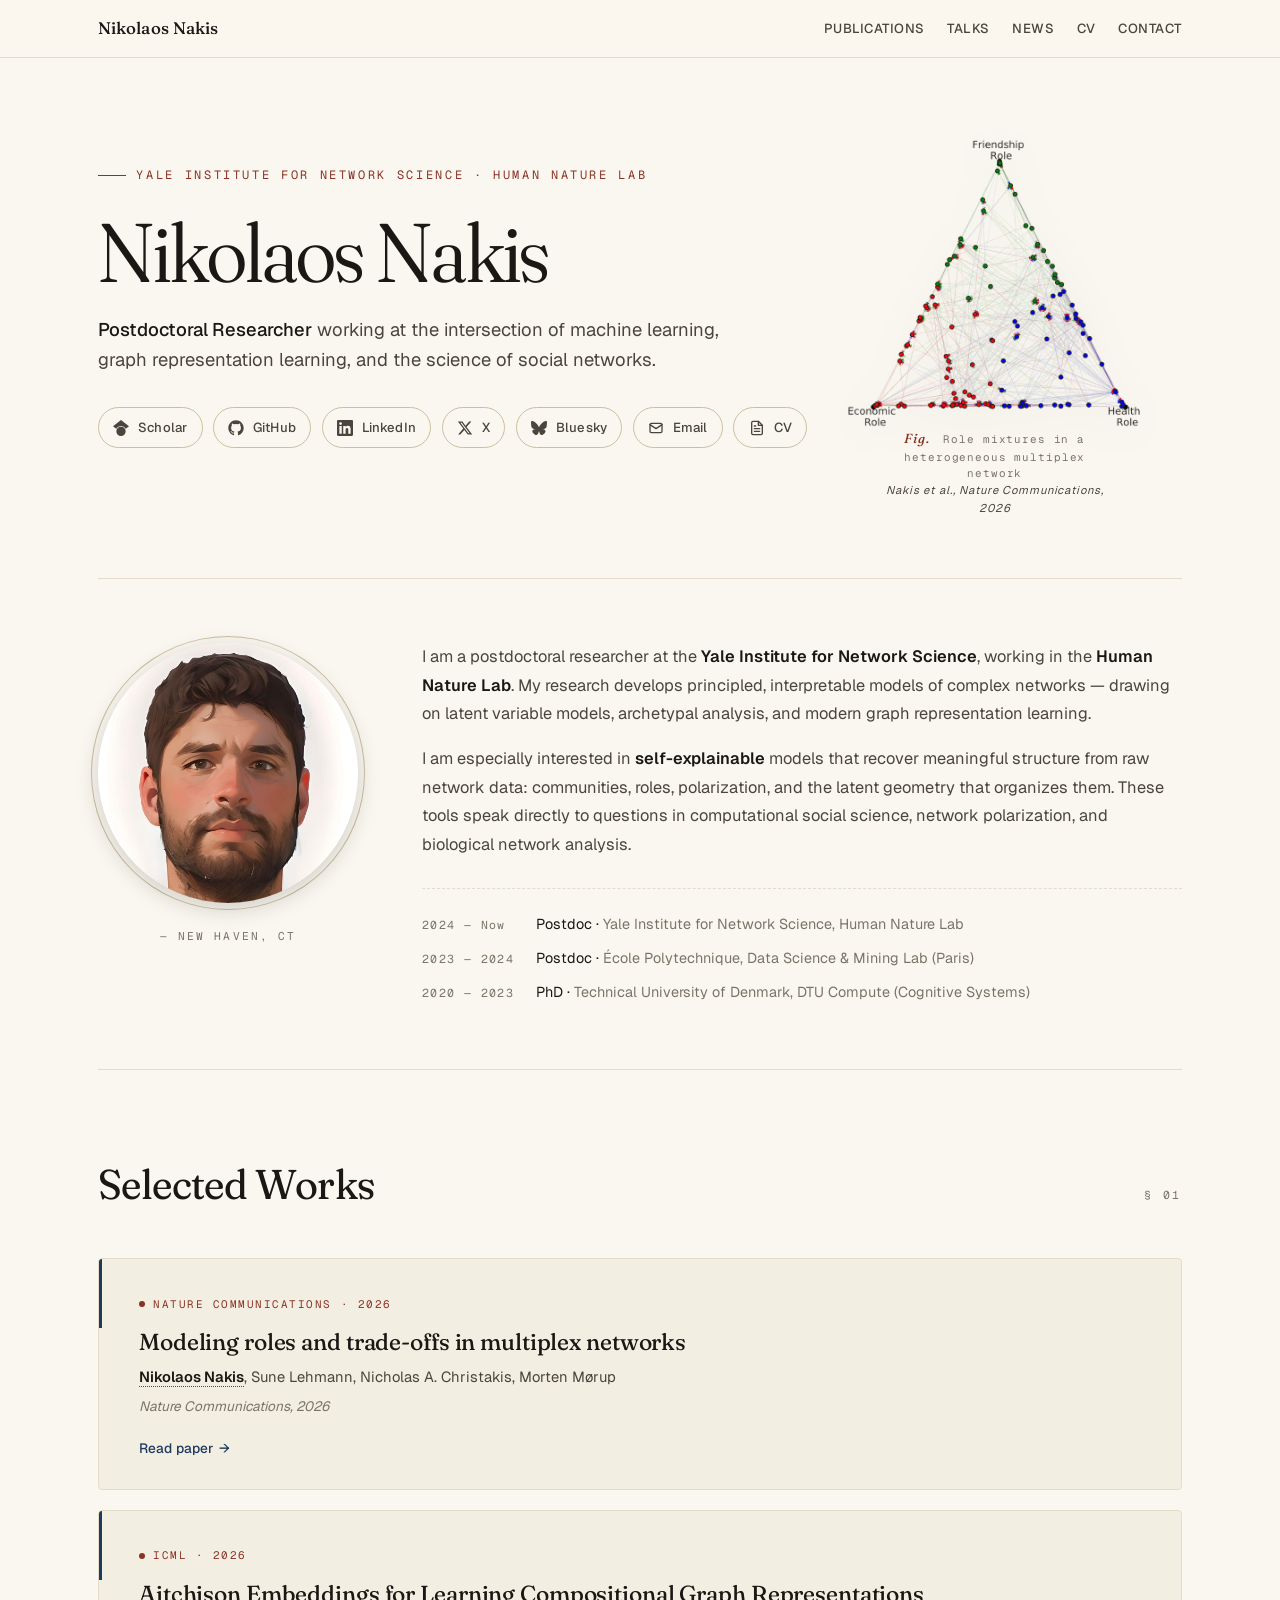
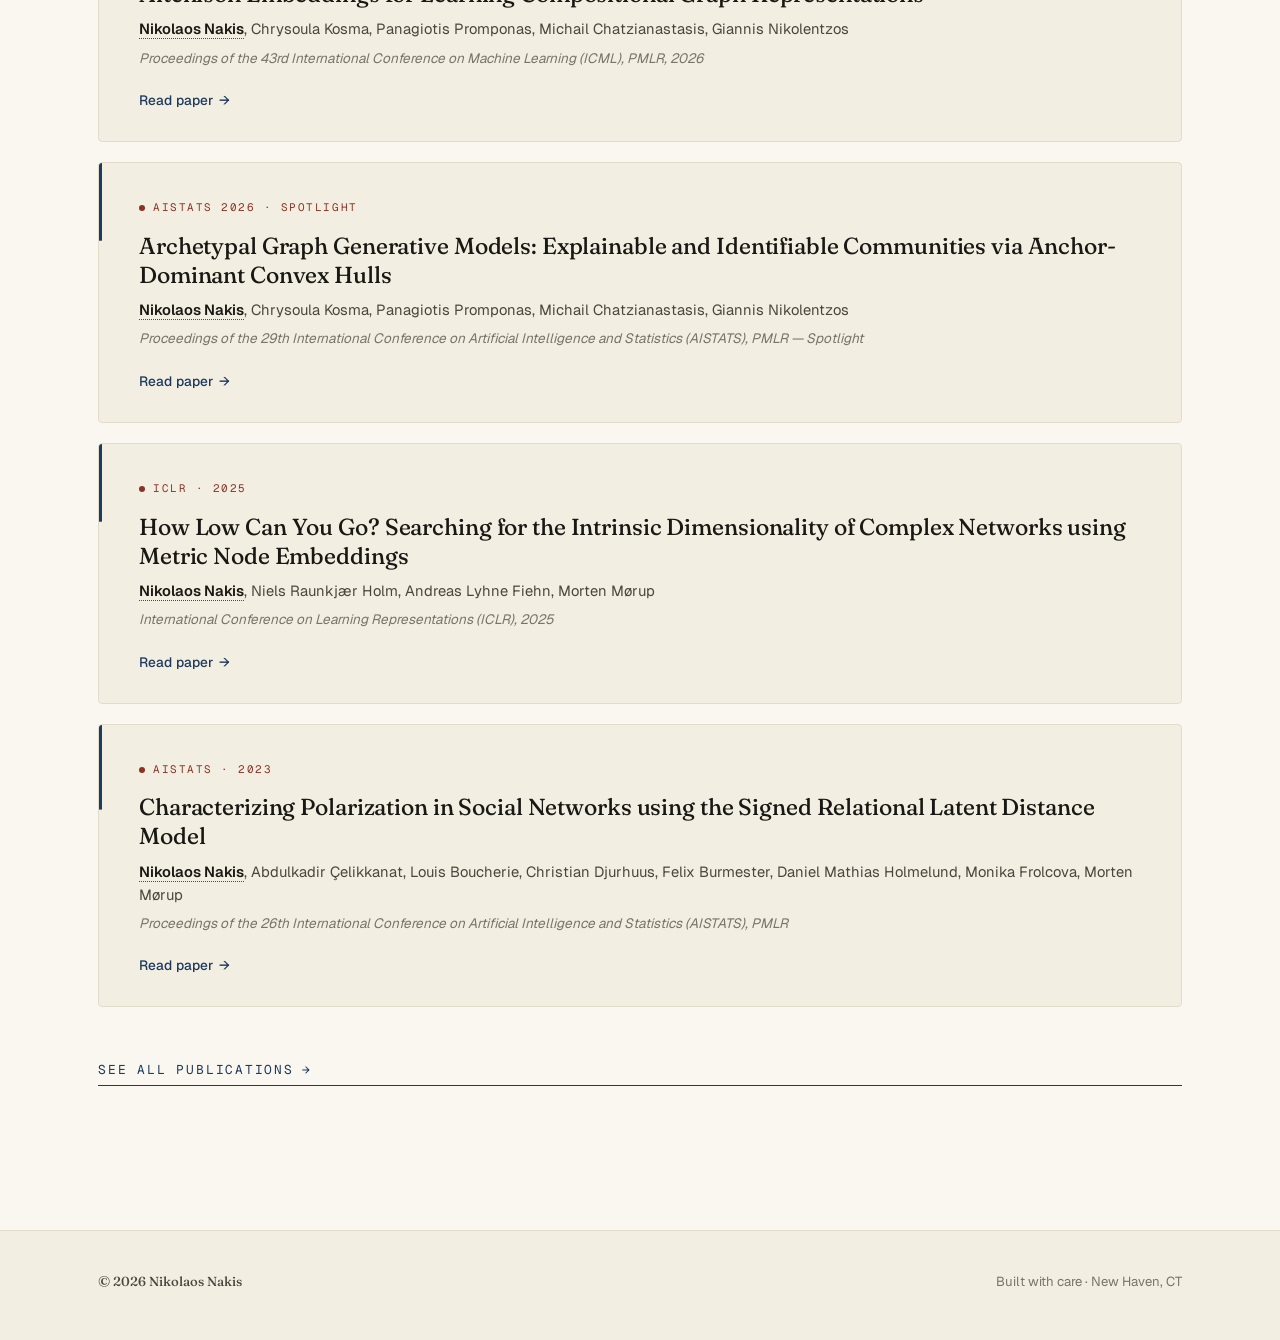
<file: index.html>
<!DOCTYPE html>
<html lang="en">
<head>
    <meta charset="UTF-8">
    <meta name="viewport" content="width=device-width, initial-scale=1.0">
    <title>Nikolaos Nakis — Postdoctoral Researcher, Yale University</title>
    <meta name="description" content="Personal website of Nikolaos Nakis, Postdoctoral Researcher at the Yale Institute for Network Science (Human Nature Lab). Research on machine learning for graphs, graph representation learning, and network polarization.">
    <link rel="stylesheet" href="style.css">
    <style>
      /* Nudge the hero figure rightward so it no longer overlaps the
         widened socials row that now includes the CV button.
         Desktop-only; mobile layouts (which typically stack the figure
         and the socials) are left untouched. */
      @media (min-width: 900px) {
        .hero-figure {
          transform: translateX(2.5rem);
        }
      }
    </style>
</head>
<body>

<!-- TOP BAR -->
<div class="topbar">
  <div class="topbar-inner">
    <a class="brand" href="./" aria-label="Home">Nikolaos <span>Nakis</span></a>
    <nav class="topnav" aria-label="Primary">
      <a href="publications/">Publications</a>
      <a href="talks/">Talks</a>
      <a href="news/">News</a>
      <a href="assets/CV.pdf" target="_blank" rel="noopener">CV</a>
      <a href="contact/">Contact</a>
    </nav>
  </div>
</div>

<main class="shell" id="top">

  <!-- HERO -->
  <section class="hero">

    <a class="hero-figure" href="https://www.nature.com/articles/s41467-026-68896-1" target="_blank" rel="noopener" aria-label="Figure from 'Modeling roles and trade-offs in multiplex networks'">
      <img src="assets/simplex.png" alt="Simplex visualization of node roles in a multiplex network — Friendship, Health, and Economic role vertices" loading="eager">
      <span class="hero-figure-caption">
        <span class="caption-label">Fig.</span>
        Role mixtures in a heterogeneous multiplex network<br>
        <em>Nakis et al., Nature Communications, 2026</em>
      </span>
    </a>

    <p class="eyebrow">Yale Institute for Network Science · Human Nature Lab</p>

    <h1>Nikolaos <em>Nakis</em></h1>

    <p class="hero-role">
      <strong>Postdoctoral Researcher</strong> working at the intersection of
      machine learning, graph representation learning, and the science of
      social networks.
    </p>

    <div class="socials">
      <a class="social-btn" href="https://scholar.google.com/citations?user=aBbL2BkAAAAJ&hl=en&oi=ao" target="_blank" rel="noopener" aria-label="Google Scholar">
        <svg viewBox="0 0 24 24" fill="currentColor"><path d="M12 24a7 7 0 1 1 0-14 7 7 0 0 1 0 14zm0-24L0 9.5l4.84 3.77A8 8 0 0 1 12 9a8 8 0 0 1 7.16 4.27L24 9.5z"/></svg>
        Scholar
      </a>
      <a class="social-btn" href="https://github.com/Nicknakis" target="_blank" rel="noopener" aria-label="GitHub">
        <svg viewBox="0 0 24 24" fill="currentColor"><path d="M12 .5C5.65.5.5 5.65.5 12c0 5.08 3.29 9.39 7.86 10.91.58.1.79-.25.79-.56v-2.06c-3.2.7-3.87-1.36-3.87-1.36-.52-1.32-1.27-1.67-1.27-1.67-1.04-.71.08-.7.08-.7 1.15.08 1.76 1.18 1.76 1.18 1.02 1.76 2.69 1.25 3.35.96.1-.74.4-1.25.72-1.54-2.55-.29-5.24-1.28-5.24-5.7 0-1.26.45-2.29 1.18-3.1-.12-.29-.51-1.46.11-3.05 0 0 .97-.31 3.18 1.18a11 11 0 0 1 5.78 0c2.21-1.49 3.18-1.18 3.18-1.18.62 1.59.23 2.76.11 3.05.74.81 1.18 1.84 1.18 3.1 0 4.43-2.69 5.4-5.26 5.69.41.36.78 1.07.78 2.16v3.2c0 .31.21.67.8.55C20.21 21.39 23.5 17.08 23.5 12 23.5 5.65 18.35.5 12 .5z"/></svg>
        GitHub
      </a>
      <a class="social-btn" href="https://www.linkedin.com/in/nikolaos-nakis-67a07a147/" target="_blank" rel="noopener" aria-label="LinkedIn">
        <svg viewBox="0 0 24 24" fill="currentColor"><path d="M20.45 20.45h-3.55v-5.57c0-1.33-.03-3.04-1.85-3.04-1.86 0-2.14 1.45-2.14 2.94v5.67H9.36V9h3.41v1.56h.05c.47-.9 1.64-1.85 3.37-1.85 3.6 0 4.27 2.37 4.27 5.46v6.28zM5.34 7.43A2.06 2.06 0 1 1 5.34 3.3a2.06 2.06 0 0 1 0 4.13zM7.12 20.45H3.56V9h3.56v11.45zM22.23 0H1.77C.79 0 0 .77 0 1.72v20.56C0 23.23.79 24 1.77 24h20.46c.98 0 1.77-.77 1.77-1.72V1.72C24 .77 23.21 0 22.23 0z"/></svg>
        LinkedIn
      </a>
      <a class="social-btn" href="https://x.com/nnaknik" target="_blank" rel="noopener" aria-label="X / Twitter">
        <svg viewBox="0 0 24 24" fill="currentColor"><path d="M18.244 2.25h3.308l-7.227 8.26 8.502 11.24H16.17l-5.214-6.817L4.99 21.75H1.68l7.73-8.835L1.254 2.25H8.08l4.713 6.231zm-1.161 17.52h1.833L7.084 4.126H5.117z"/></svg>
        X
      </a>
      <a class="social-btn" href="https://bsky.app/profile/nnaknik.bsky.social" target="_blank" rel="noopener" aria-label="Bluesky">
        <svg viewBox="0 0 24 24" fill="currentColor"><path d="M12 10.8c-1.087-2.114-4.046-6.053-6.798-7.995C2.566.944 1.561 1.266.902 1.565.139 1.908 0 3.08 0 3.768c0 .69.378 5.65.624 6.479.815 2.736 3.713 3.66 6.383 3.364.136-.02.275-.039.415-.056-.138.022-.276.04-.415.056-3.912.58-7.387 2.005-2.83 7.078 5.013 5.19 6.87-1.113 7.823-4.308.953 3.195 2.05 9.271 7.733 4.308 4.267-4.308 1.172-6.498-2.74-7.078a8.741 8.741 0 0 1-.415-.056c.14.017.279.036.415.056 2.67.297 5.568-.628 6.383-3.364.246-.828.624-5.79.624-6.478 0-.69-.139-1.861-.902-2.206-.659-.298-1.664-.62-4.3 1.24C16.046 4.748 13.087 8.687 12 10.8z"/></svg>
        Bluesky
      </a>
      <a class="social-btn" href="mailto:nicolaos.nakis@gmail.com" aria-label="Email">
        <svg viewBox="0 0 24 24" fill="none" stroke="currentColor" stroke-width="2" stroke-linecap="round" stroke-linejoin="round"><rect x="3" y="5" width="18" height="14" rx="2"/><path d="m3 7 9 6 9-6"/></svg>
        Email
      </a>
      <a class="social-btn" href="assets/CV.pdf" target="_blank" rel="noopener" aria-label="Curriculum Vitae (PDF)">
        <svg viewBox="0 0 24 24" fill="none" stroke="currentColor" stroke-width="2" stroke-linecap="round" stroke-linejoin="round"><path d="M14 2H6a2 2 0 0 0-2 2v16a2 2 0 0 0 2 2h12a2 2 0 0 0 2-2V8z"/><path d="M14 2v6h6"/><path d="M8 13h8"/><path d="M8 17h8"/><path d="M8 9h2"/></svg>
        CV
      </a>
    </div>
  </section>

  <!-- ABOUT -->
  <section class="about" id="about">
    <div class="portrait">
      <img src="assets/scholar_photo.jpg" alt="Portrait of Nikolaos Nakis">
      <p class="portrait-caption">— New Haven, CT</p>
    </div>

    <div class="bio">
      <p>
        I am a postdoctoral researcher at the <strong>Yale Institute for Network
        Science</strong>, working in the <strong>Human Nature Lab</strong>. My research
        develops principled, interpretable models of complex networks — drawing on
        latent variable models, archetypal analysis, and modern graph
        representation learning.
      </p>
      <p>
        I am especially interested in <strong>self-explainable</strong> models that
        recover meaningful structure from raw network data: communities, roles,
        polarization, and the latent geometry that organizes them. These tools
        speak directly to questions in computational social science, network
        polarization, and biological network analysis.
      </p>

      <div class="bio-affiliations">
        <div class="affil-row">
          <span class="affil-when">2024 — Now</span>
          <span class="affil-where">Postdoc · <em>Yale Institute for Network Science, Human Nature Lab</em></span>
        </div>
        <div class="affil-row">
          <span class="affil-when">2023 — 2024</span>
          <span class="affil-where">Postdoc · <em>École Polytechnique, Data Science &amp; Mining Lab (Paris)</em></span>
        </div>
        <div class="affil-row">
          <span class="affil-when">2020 — 2023</span>
          <span class="affil-where">PhD · <em>Technical University of Denmark, DTU Compute (Cognitive Systems)</em></span>
        </div>
      </div>
    </div>
  </section>

  <!-- SELECTED WORKS -->
  <section class="section" id="selected">
    <div class="section-head">
      <h2>Selected Works</h2>
      <span class="section-num">§ 01</span>
    </div>

    <div class="featured">

      <article class="feat-card">
        <div class="feat-tag"><span class="dot"></span> Nature Communications · 2026</div>
        <h3 class="feat-title">Modeling roles and trade-offs in multiplex networks</h3>
        <p class="feat-authors"><b>Nikolaos Nakis</b>, Sune Lehmann, Nicholas A. Christakis, Morten Mørup</p>
        <p class="feat-venue">Nature Communications, 2026</p>
        <a class="feat-link" href="https://www.nature.com/articles/s41467-026-68896-1" target="_blank" rel="noopener">Read paper</a>
      </article>

    <article class="feat-card">
        <div class="feat-tag"><span class="dot"></span> ICML · 2026</div>
        <h3 class="feat-title">Aitchison Embeddings for Learning Compositional Graph Representations</h3>
        <p class="feat-authors"><b>Nikolaos Nakis</b>, Chrysoula Kosma, Panagiotis Promponas, Michail Chatzianastasis, Giannis Nikolentzos</p>
        <p class="feat-venue">Proceedings of the 43rd International Conference on Machine Learning (ICML), PMLR, 2026</p>
        <a class="feat-link" href="https://arxiv.org/pdf/2605.00716" target="_blank" rel="noopener">Read paper</a>
      </article>

      <article class="feat-card">
        <div class="feat-tag"><span class="dot"></span> AISTATS 2026 · Spotlight</div>
        <h3 class="feat-title">Archetypal Graph Generative Models: Explainable and Identifiable Communities via Anchor-Dominant Convex Hulls</h3>
        <p class="feat-authors"><b>Nikolaos Nakis</b>, Chrysoula Kosma, Panagiotis Promponas, Michail Chatzianastasis, Giannis Nikolentzos</p>
        <p class="feat-venue">Proceedings of the 29th International Conference on Artificial Intelligence and Statistics (AISTATS), PMLR — Spotlight</p>
        <a class="feat-link" href="https://arxiv.org/pdf/2602.21342" target="_blank" rel="noopener">Read paper</a>
      </article>

      <article class="feat-card">
        <div class="feat-tag"><span class="dot"></span> ICLR · 2025</div>
        <h3 class="feat-title">How Low Can You Go? Searching for the Intrinsic Dimensionality of Complex Networks using Metric Node Embeddings</h3>
        <p class="feat-authors"><b>Nikolaos Nakis</b>, Niels Raunkjær Holm, Andreas Lyhne Fiehn, Morten Mørup</p>
        <p class="feat-venue">International Conference on Learning Representations (ICLR), 2025</p>
        <a class="feat-link" href="https://openreview.net/pdf?id=V71ITh2w40" target="_blank" rel="noopener">Read paper</a>
      </article>

      <article class="feat-card">
        <div class="feat-tag"><span class="dot"></span> AISTATS · 2023</div>
        <h3 class="feat-title">Characterizing Polarization in Social Networks using the Signed Relational Latent Distance Model</h3>
        <p class="feat-authors"><b>Nikolaos Nakis</b>, Abdulkadir Çelikkanat, Louis Boucherie, Christian Djurhuus, Felix Burmester, Daniel Mathias Holmelund, Monika Frolcova, Morten Mørup</p>
        <p class="feat-venue">Proceedings of the 26th International Conference on Artificial Intelligence and Statistics (AISTATS), PMLR</p>
        <a class="feat-link" href="https://proceedings.mlr.press/v206/nakis23a.html" target="_blank" rel="noopener">Read paper</a>
      </article>



    <a class="see-all" href="publications/">See all publications</a>
  </section>

</main>

<footer>
  <div class="footer-inner">
    <span class="footer-mark">© 2026 Nikolaos Nakis</span>
    <span>Built with care · New Haven, CT</span>
  </div>
</footer>

</body>
</html>
</file>
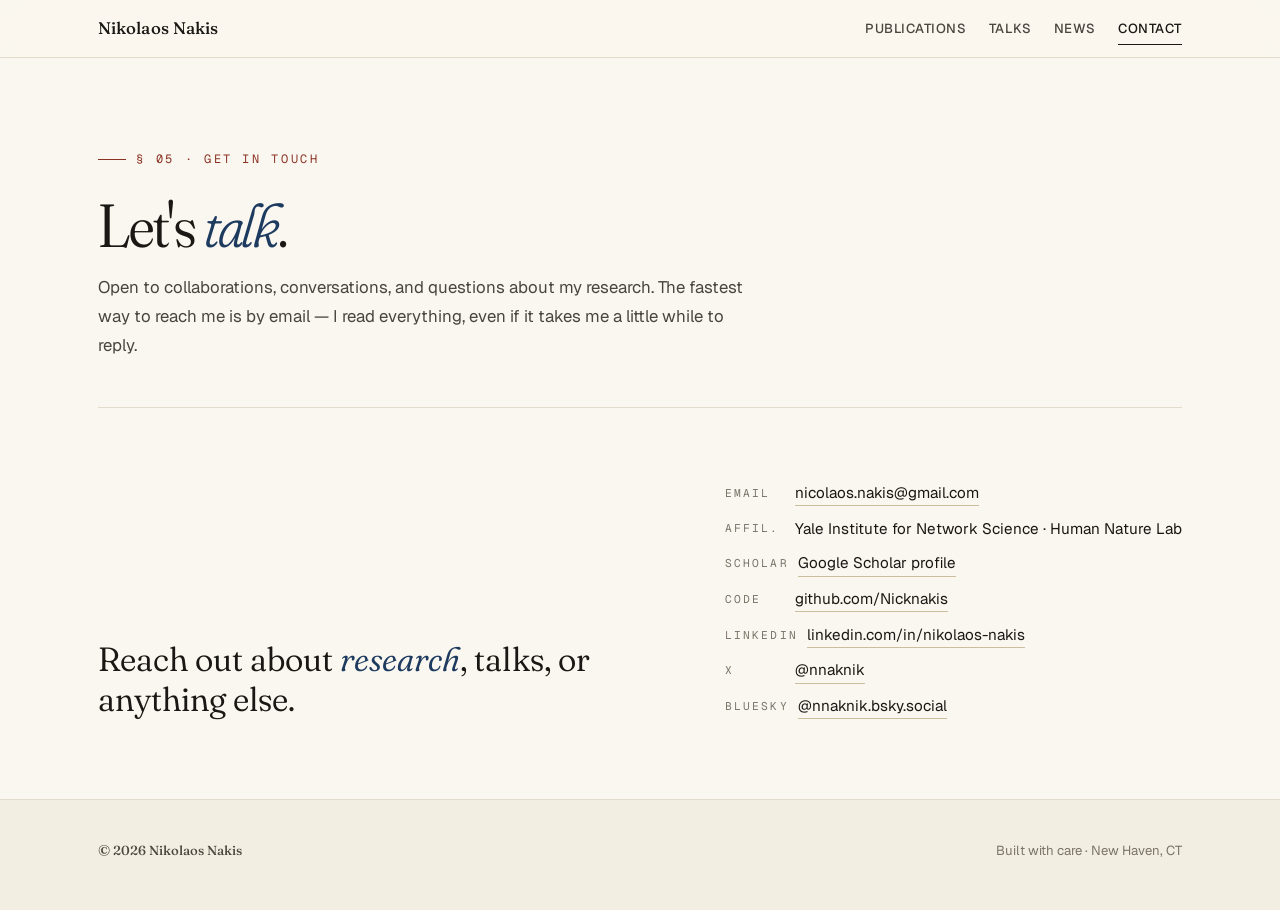
<file: contact/index.html>
<!DOCTYPE html>
<html lang="en">
<head>
    <meta charset="UTF-8">
    <meta name="viewport" content="width=device-width, initial-scale=1.0">
    <title>Contact — Nikolaos Nakis</title>
    <meta name="description" content="Get in touch with Nikolaos Nakis — email, Google Scholar, GitHub, X, Bluesky, and LinkedIn.">
    <link rel="stylesheet" href="../style.css">
</head>
<body>

<!-- TOP BAR -->
<div class="topbar">
  <div class="topbar-inner">
    <a class="brand" href="../" aria-label="Home">Nikolaos <span>Nakis</span></a>
    <nav class="topnav" aria-label="Primary">
      <a href="../publications/">Publications</a>
      <a href="../talks/">Talks</a>
      <a href="../news/">News</a>
      <a href="../contact/" aria-current="page">Contact</a>
    </nav>
  </div>
</div>

<main class="shell">

  <section class="page-head">
    <p class="eyebrow">§ 05 · Get in touch</p>
    <h1>Let's <em>talk</em>.</h1>
    <p class="lead">
      Open to collaborations, conversations, and questions about my research.
      The fastest way to reach me is by email — I read everything, even if it
      takes me a little while to reply.
    </p>
  </section>

  <section>
    <div class="contact-block">
      <p class="contact-lead">
        Reach out about <em>research</em>, talks, or anything else.
      </p>
      <div class="contact-list">
        <div class="contact-row">
          <span class="lbl">Email</span>
          <a href="mailto:nicolaos.nakis@gmail.com">nicolaos.nakis@gmail.com</a>
        </div>
        <div class="contact-row">
          <span class="lbl">Affil.</span>
          <span style="color:var(--ink)">Yale Institute for Network Science · Human Nature Lab</span>
        </div>
        <div class="contact-row">
          <span class="lbl">Scholar</span>
          <a href="https://scholar.google.com/citations?user=aBbL2BkAAAAJ&hl=en&oi=ao" target="_blank" rel="noopener">Google Scholar profile</a>
        </div>
        <div class="contact-row">
          <span class="lbl">Code</span>
          <a href="https://github.com/Nicknakis" target="_blank" rel="noopener">github.com/Nicknakis</a>
        </div>
        <div class="contact-row">
          <span class="lbl">LinkedIn</span>
          <a href="https://www.linkedin.com/in/nikolaos-nakis-67a07a147/" target="_blank" rel="noopener">linkedin.com/in/nikolaos-nakis</a>
        </div>
        <div class="contact-row">
          <span class="lbl">X</span>
          <a href="https://x.com/nnaknik" target="_blank" rel="noopener">@nnaknik</a>
        </div>
        <div class="contact-row">
          <span class="lbl">Bluesky</span>
          <a href="https://bsky.app/profile/nnaknik.bsky.social" target="_blank" rel="noopener">@nnaknik.bsky.social</a>
        </div>
      </div>
    </div>
  </section>

</main>

<footer>
  <div class="footer-inner">
    <span class="footer-mark">© 2026 Nikolaos Nakis</span>
    <span>Built with care · New Haven, CT</span>
  </div>
</footer>

</body>
</html>
</file>
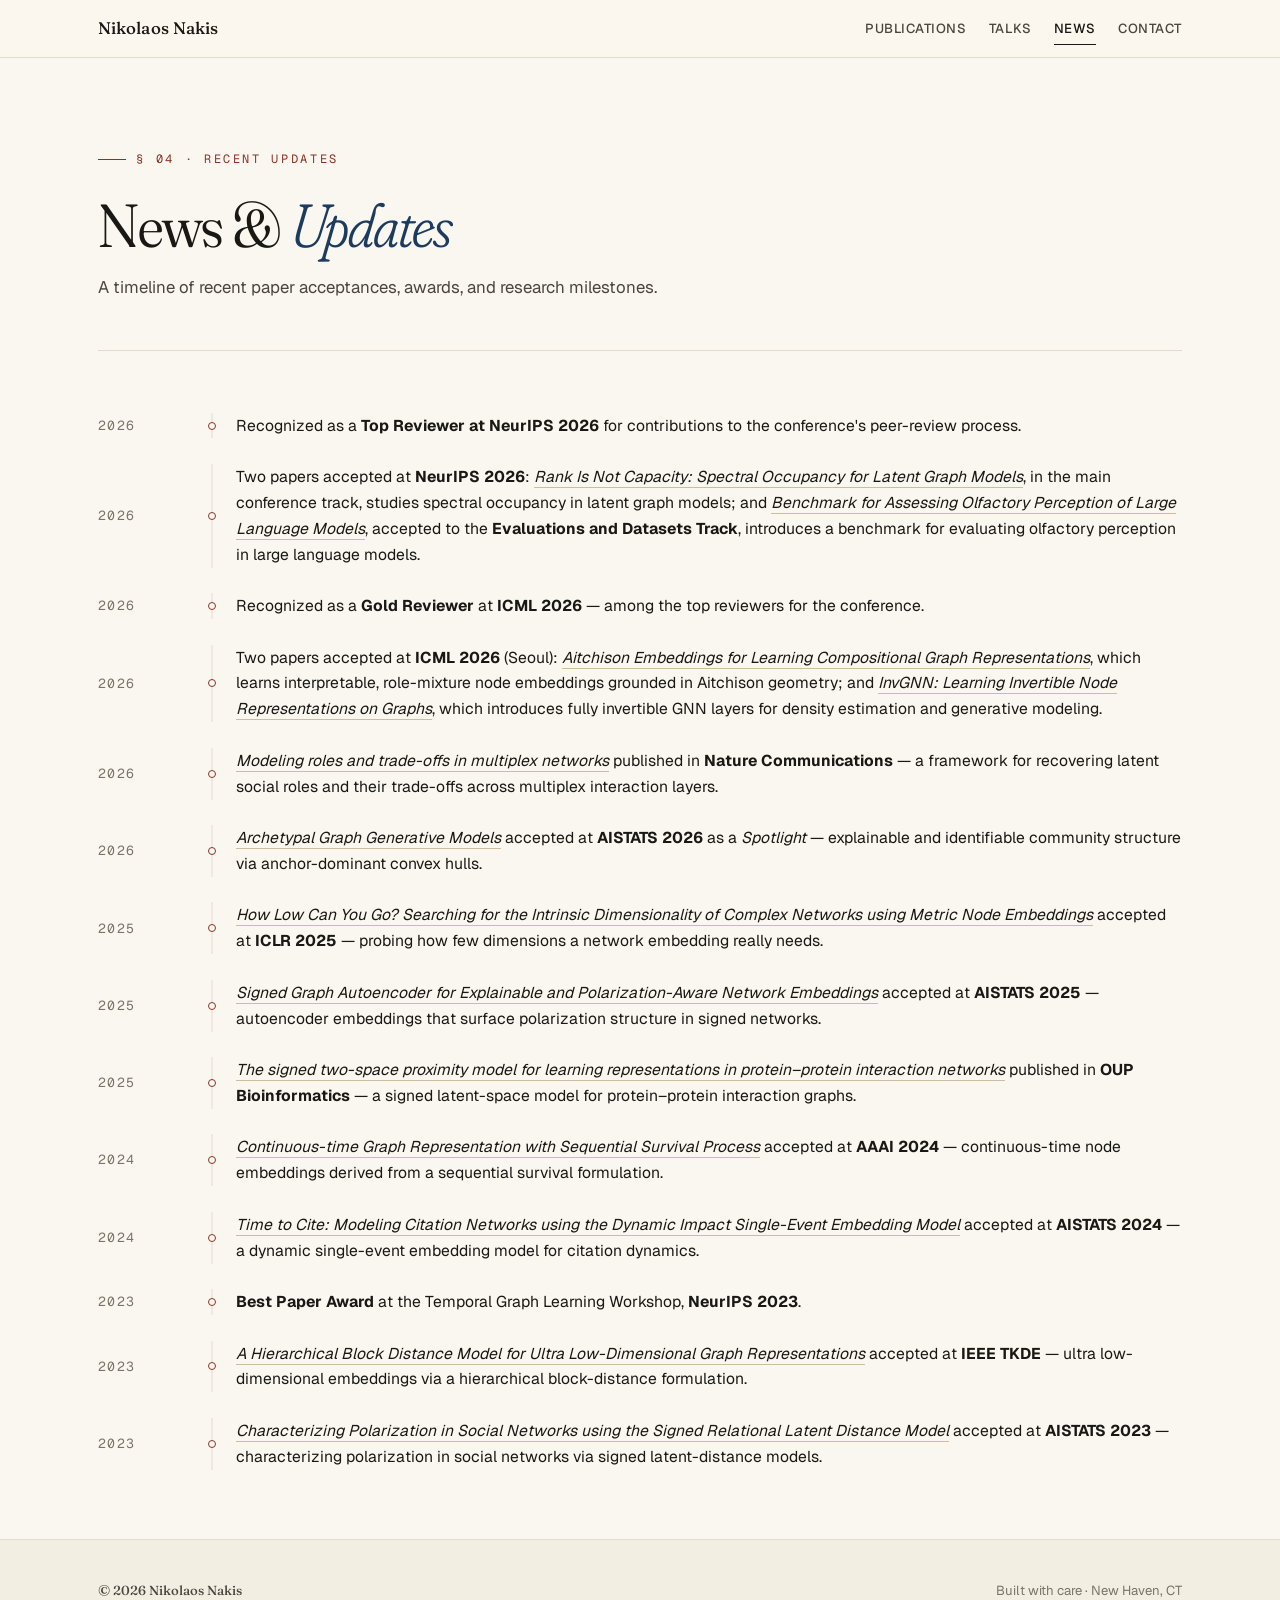
<file: news/index.html>
<!DOCTYPE html>
<html lang="en">
<head>
    <meta charset="UTF-8">
    <meta name="viewport" content="width=device-width, initial-scale=1.0">
    <title>News — Nikolaos Nakis</title>
    <meta name="description" content="Recent news and announcements from Nikolaos Nakis, including paper acceptances, reviewer recognition, and research highlights.">
    <link rel="stylesheet" href="../style.css">
</head>
<body>
<!-- TOP BAR -->
<div class="topbar">
  <div class="topbar-inner">
    <a class="brand" href="../" aria-label="Home">Nikolaos <span>Nakis</span></a>
    <nav class="topnav" aria-label="Primary">
      <a href="../publications/">Publications</a>
      <a href="../talks/">Talks</a>
      <a href="../news/" aria-current="page">News</a>
      <a href="../contact/">Contact</a>
    </nav>
  </div>
</div>

<main class="shell">
  <section class="page-head">
    <p class="eyebrow">§ 04 · Recent updates</p>
    <h1>News &amp; <em>Updates</em></h1>
    <p class="lead">
      A timeline of recent paper acceptances, awards, and research milestones.
    </p>
  </section>

  <section>
    <div class="timeline">

      <!-- 2026 -->

      <div class="tl-item">
        <span class="tl-year">2026</span>
        <span class="tl-marker"></span>
        <span class="tl-text">
          Recognized as a <strong>Top Reviewer at NeurIPS 2026</strong>
          for contributions to the conference's peer-review process.
        </span>
      </div>

      <div class="tl-item">
        <span class="tl-year">2026</span>
        <span class="tl-marker"></span>
        <span class="tl-text">
          Two papers accepted at <strong>NeurIPS 2026</strong>:
          <a href="https://arxiv.org/pdf/2605.11142"
             target="_blank" rel="noopener"
             style="color:var(--ink); border-bottom:1px solid var(--rule-strong);"><em>Rank Is Not Capacity: Spectral Occupancy for Latent Graph Models</em></a>,
          in the main conference track, studies spectral occupancy in latent graph models; and
          <a href="https://arxiv.org/pdf/2604.00002"
             target="_blank" rel="noopener"
             style="color:var(--ink); border-bottom:1px solid var(--rule-strong);"><em>Benchmark for Assessing Olfactory Perception of Large Language Models</em></a>,
          accepted to the <strong>Evaluations and Datasets Track</strong>,
          introduces a benchmark for evaluating olfactory perception in large language models.
        </span>
      </div>

      <div class="tl-item">
        <span class="tl-year">2026</span>
        <span class="tl-marker"></span>
        <span class="tl-text">
          Recognized as a <strong>Gold Reviewer</strong> at <strong>ICML 2026</strong> — among the top reviewers for the conference.
        </span>
      </div>

      <div class="tl-item">
        <span class="tl-year">2026</span>
        <span class="tl-marker"></span>
        <span class="tl-text">
          Two papers accepted at <strong>ICML 2026</strong> (Seoul):
          <a href="https://arxiv.org/pdf/2605.00716"
             target="_blank" rel="noopener"
             style="color:var(--ink); border-bottom:1px solid var(--rule-strong);"><em>Aitchison Embeddings for Learning Compositional Graph Representations</em></a>,
          which learns interpretable, role-mixture node embeddings grounded in Aitchison geometry; and
          <a href="https://openreview.net/forum?id=okKDijCwRn"
             target="_blank" rel="noopener"
             style="color:var(--ink); border-bottom:1px solid var(--rule-strong);"><em>InvGNN: Learning Invertible Node Representations on Graphs</em></a>,
          which introduces fully invertible GNN layers for density estimation and generative modeling.
        </span>
      </div>

      <div class="tl-item">
        <span class="tl-year">2026</span>
        <span class="tl-marker"></span>
        <span class="tl-text">
          <a href="https://www.nature.com/articles/s41467-026-68896-1"
             target="_blank" rel="noopener"
             style="color:var(--ink); border-bottom:1px solid var(--rule-strong);"><em>Modeling roles and trade-offs in multiplex networks</em></a>
          published in <strong>Nature Communications</strong> — a framework for recovering latent social roles and their trade-offs across multiplex interaction layers.
        </span>
      </div>

      <div class="tl-item">
        <span class="tl-year">2026</span>
        <span class="tl-marker"></span>
        <span class="tl-text">
          <a href="https://arxiv.org/pdf/2602.21342"
             target="_blank" rel="noopener"
             style="color:var(--ink); border-bottom:1px solid var(--rule-strong);"><em>Archetypal Graph Generative Models</em></a>
          accepted at <strong>AISTATS 2026</strong> as a <em>Spotlight</em> — explainable and identifiable community structure via anchor-dominant convex hulls.
        </span>
      </div>

      <!-- 2025 -->

      <div class="tl-item">
        <span class="tl-year">2025</span>
        <span class="tl-marker"></span>
        <span class="tl-text">
          <a href="https://openreview.net/pdf?id=V71ITh2w40"
             target="_blank" rel="noopener"
             style="color:var(--ink); border-bottom:1px solid var(--rule-strong);"><em>How Low Can You Go? Searching for the Intrinsic Dimensionality of Complex Networks using Metric Node Embeddings</em></a>
          accepted at <strong>ICLR 2025</strong> — probing how few dimensions a network embedding really needs.
        </span>
      </div>

      <div class="tl-item">
        <span class="tl-year">2025</span>
        <span class="tl-marker"></span>
        <span class="tl-text">
          <a href="https://openreview.net/attachment?id=sNiBbGKDDB&name=pdf"
             target="_blank" rel="noopener"
             style="color:var(--ink); border-bottom:1px solid var(--rule-strong);"><em>Signed Graph Autoencoder for Explainable and Polarization-Aware Network Embeddings</em></a>
          accepted at <strong>AISTATS 2025</strong> — autoencoder embeddings that surface polarization structure in signed networks.
        </span>
      </div>

      <div class="tl-item">
        <span class="tl-year">2025</span>
        <span class="tl-marker"></span>
        <span class="tl-text">
          <a href="https://academic.oup.com/bioinformatics/article/41/6/btaf204/8118643"
             target="_blank" rel="noopener"
             style="color:var(--ink); border-bottom:1px solid var(--rule-strong);"><em>The signed two-space proximity model for learning representations in protein–protein interaction networks</em></a>
          published in <strong>OUP Bioinformatics</strong> — a signed latent-space model for protein–protein interaction graphs.
        </span>
      </div>

      <!-- 2024 -->

      <div class="tl-item">
        <span class="tl-year">2024</span>
        <span class="tl-marker"></span>
        <span class="tl-text">
          <a href="https://dl.acm.org/doi/10.1609/aaai.v38i10.28995"
             target="_blank" rel="noopener"
             style="color:var(--ink); border-bottom:1px solid var(--rule-strong);"><em>Continuous-time Graph Representation with Sequential Survival Process</em></a>
          accepted at <strong>AAAI 2024</strong> — continuous-time node embeddings derived from a sequential survival formulation.
        </span>
      </div>

      <div class="tl-item">
        <span class="tl-year">2024</span>
        <span class="tl-marker"></span>
        <span class="tl-text">
          <a href="https://arxiv.org/pdf/2403.00032"
             target="_blank" rel="noopener"
             style="color:var(--ink); border-bottom:1px solid var(--rule-strong);"><em>Time to Cite: Modeling Citation Networks using the Dynamic Impact Single-Event Embedding Model</em></a>
          accepted at <strong>AISTATS 2024</strong> — a dynamic single-event embedding model for citation dynamics.
        </span>
      </div>

      <!-- 2023 -->

      <div class="tl-item">
        <span class="tl-year">2023</span>
        <span class="tl-marker"></span>
        <span class="tl-text">
          <strong>Best Paper Award</strong> at the Temporal Graph Learning Workshop, <strong>NeurIPS 2023</strong>.
        </span>
      </div>

      <div class="tl-item">
        <span class="tl-year">2023</span>
        <span class="tl-marker"></span>
        <span class="tl-text">
          <a href="https://arxiv.org/abs/2204.05885"
             target="_blank" rel="noopener"
             style="color:var(--ink); border-bottom:1px solid var(--rule-strong);"><em>A Hierarchical Block Distance Model for Ultra Low-Dimensional Graph Representations</em></a>
          accepted at <strong>IEEE TKDE</strong> — ultra low-dimensional embeddings via a hierarchical block-distance formulation.
        </span>
      </div>

      <div class="tl-item">
        <span class="tl-year">2023</span>
        <span class="tl-marker"></span>
        <span class="tl-text">
          <a href="https://proceedings.mlr.press/v206/nakis23a.html"
             target="_blank" rel="noopener"
             style="color:var(--ink); border-bottom:1px solid var(--rule-strong);"><em>Characterizing Polarization in Social Networks using the Signed Relational Latent Distance Model</em></a>
          accepted at <strong>AISTATS 2023</strong> — characterizing polarization in social networks via signed latent-distance models.
        </span>
      </div>

    </div>
  </section>
</main>

<footer>
  <div class="footer-inner">
    <span class="footer-mark">© 2026 Nikolaos Nakis</span>
    <span>Built with care · New Haven, CT</span>
  </div>
</footer>
</body>
</html>
</file>
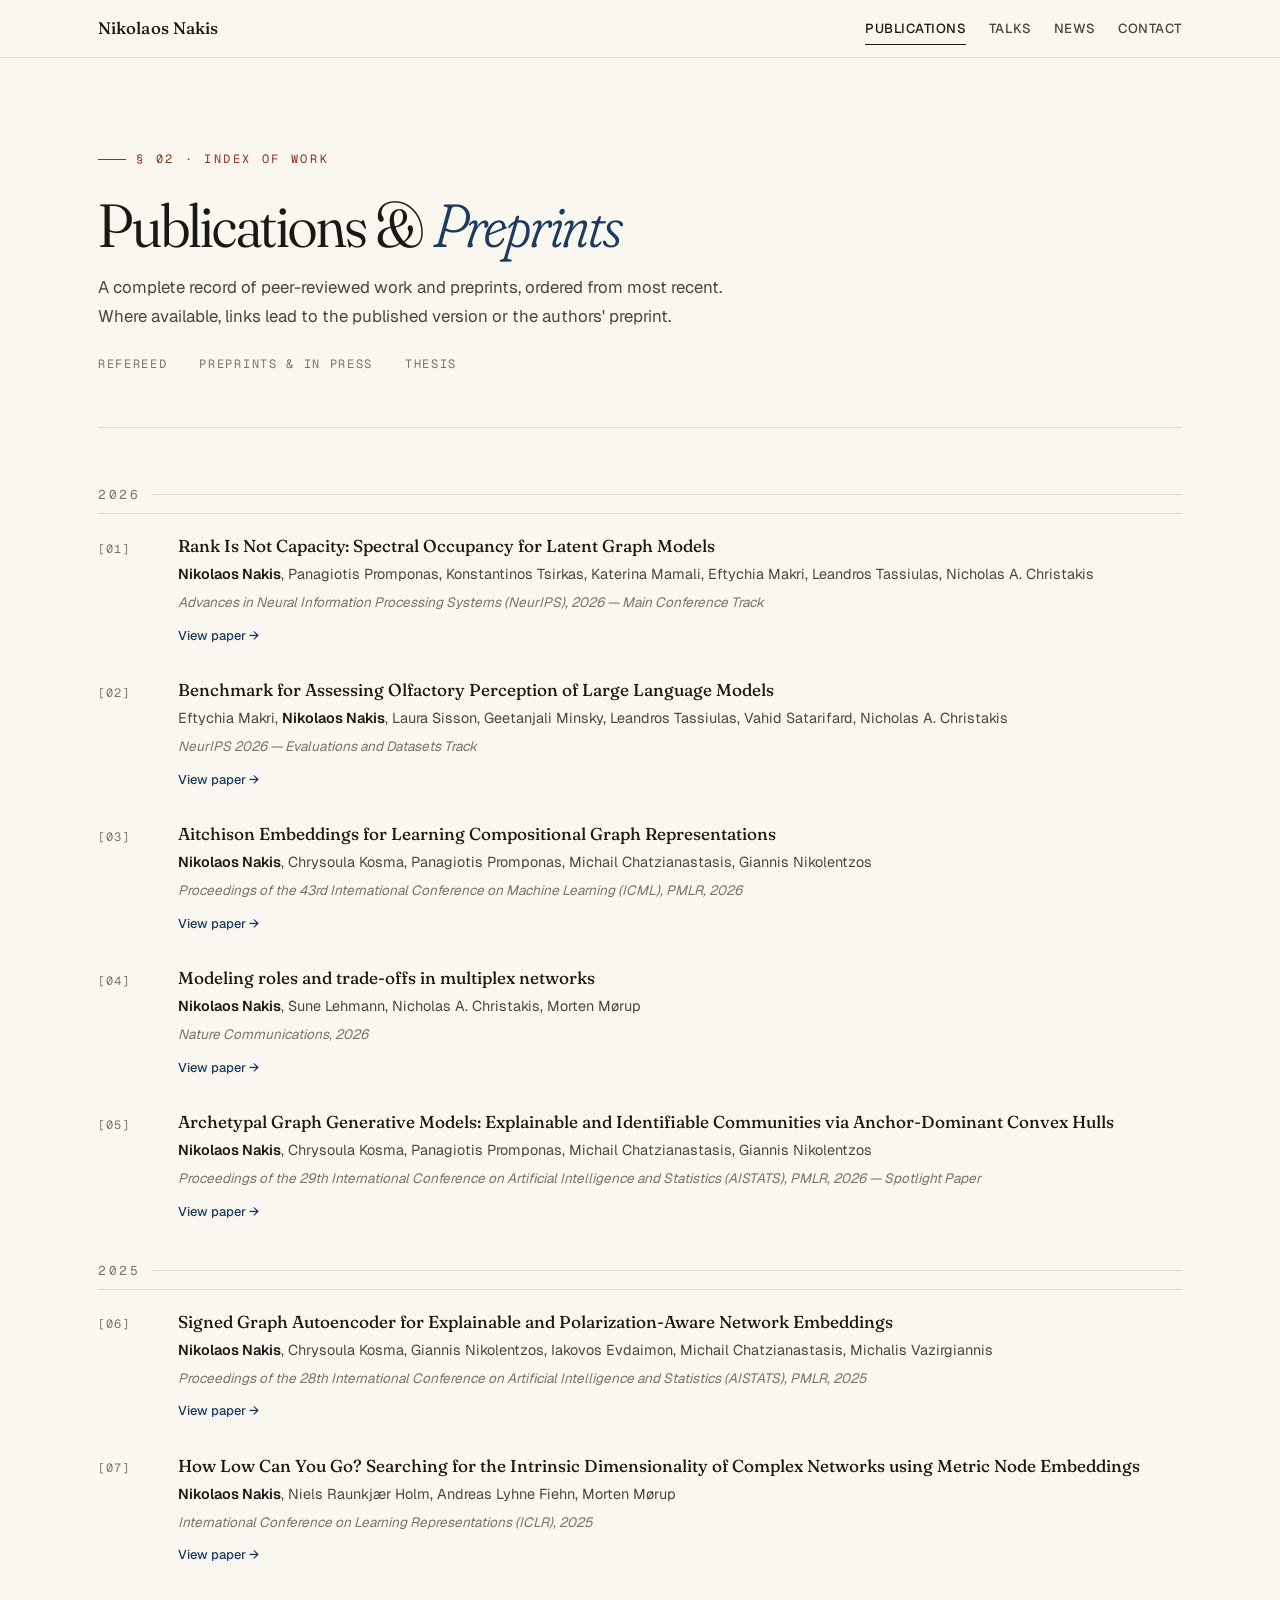
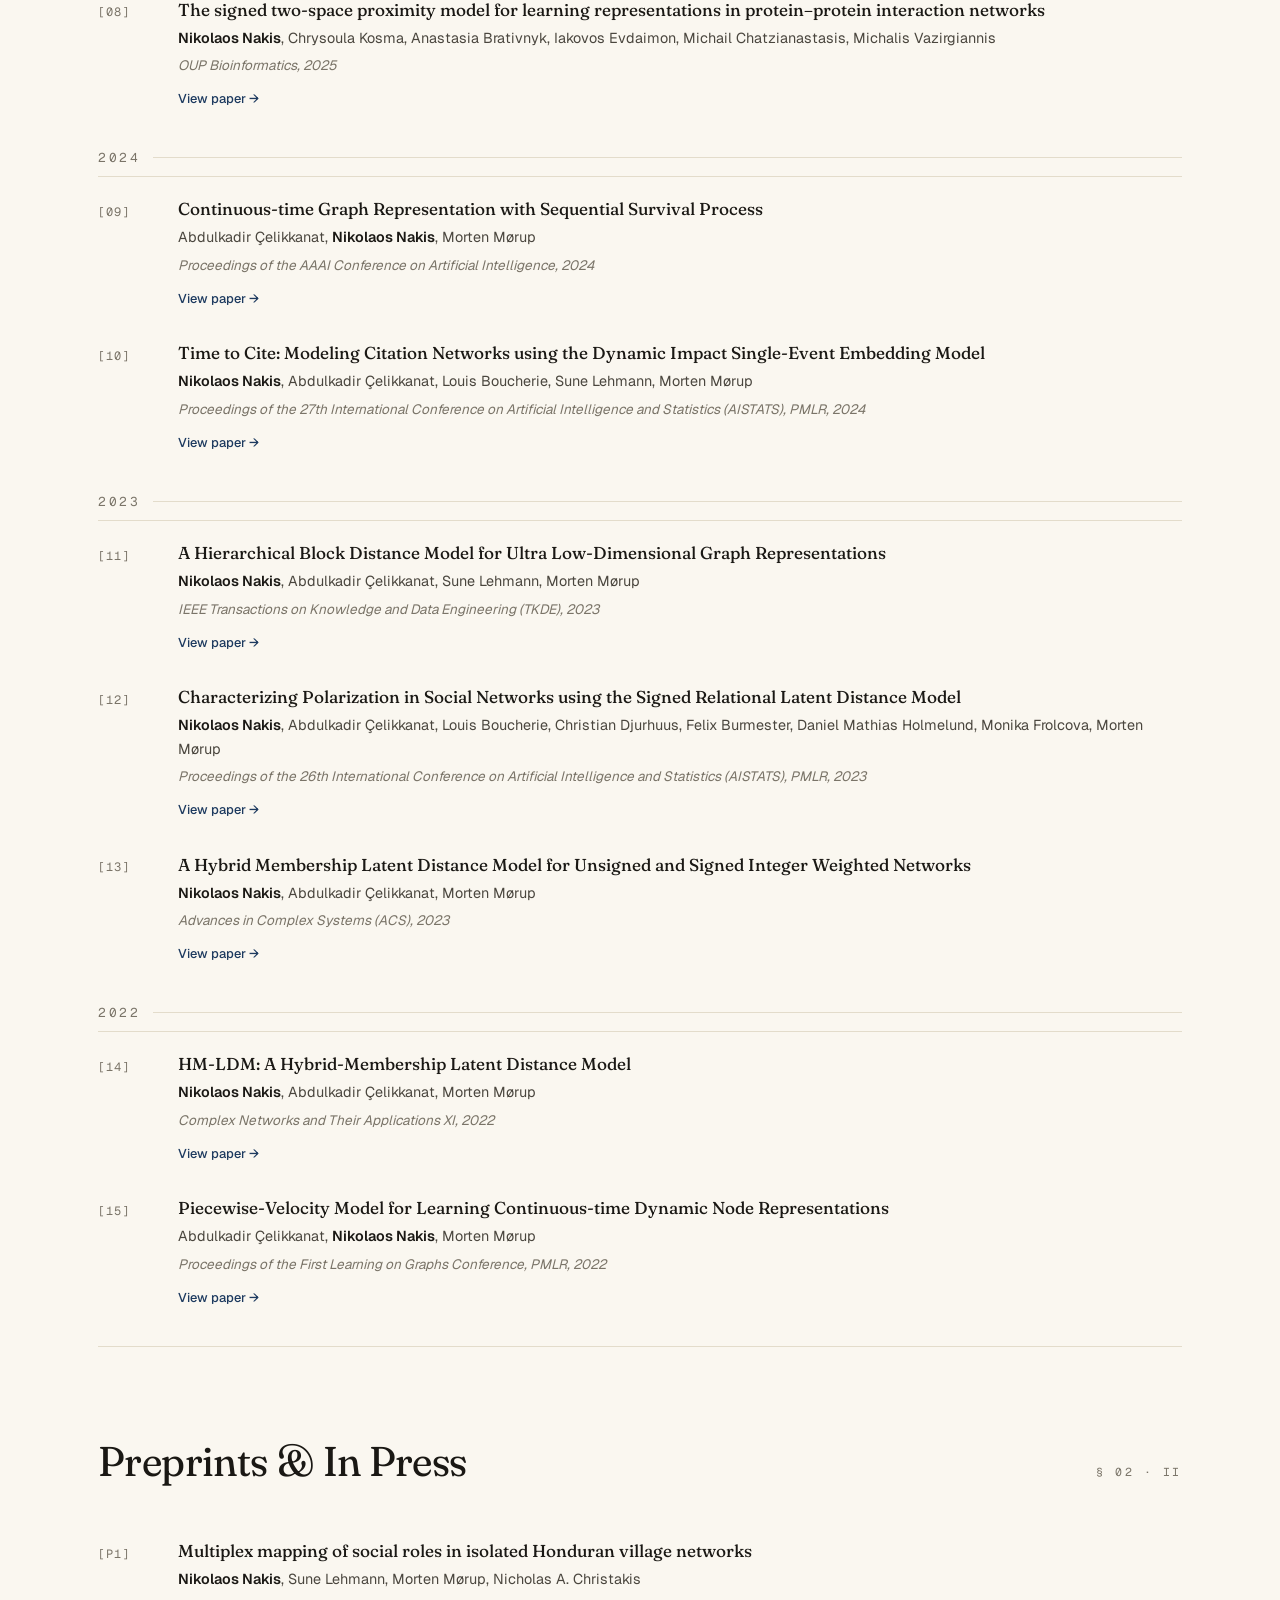
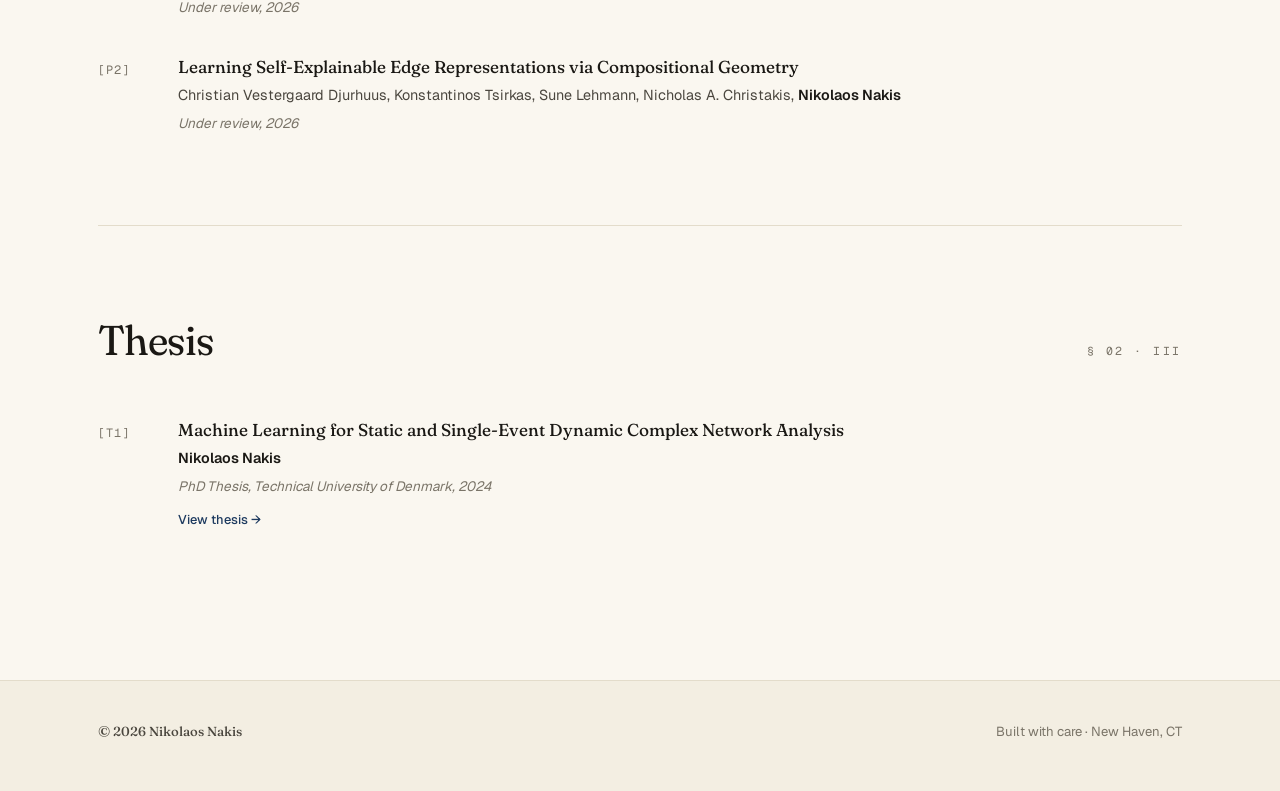
<file: publications/index.html>
<!DOCTYPE html>
<html lang="en">
<head>
    <meta charset="UTF-8">
    <meta name="viewport" content="width=device-width, initial-scale=1.0">
    <title>Publications — Nikolaos Nakis</title>
    <meta name="description" content="Complete list of publications and preprints by Nikolaos Nakis, Postdoctoral Researcher at the Yale Institute for Network Science.">
    <link rel="stylesheet" href="../style.css">
</head>
<body>

<!-- TOP BAR -->
<div class="topbar">
  <div class="topbar-inner">
    <a class="brand" href="../" aria-label="Home">Nikolaos <span>Nakis</span></a>
    <nav class="topnav" aria-label="Primary">
      <a href="../publications/" aria-current="page">Publications</a>
      <a href="../talks/">Talks</a>
      <a href="../news/">News</a>
      <a href="../contact/">Contact</a>
    </nav>
  </div>
</div>

<main class="shell">

  <section class="page-head">
    <p class="eyebrow">§ 02 · Index of work</p>
    <h1>Publications &amp; <em>Preprints</em></h1>
    <p class="lead">
      A complete record of peer-reviewed work and preprints, ordered from most
      recent. Where available, links lead to the published version or the
      authors' preprint.
    </p>
    <nav class="subnav" aria-label="In-page sections">
      <a href="#refereed">Refereed</a>
      <a href="#preprints">Preprints &amp; In Press</a>
      <a href="#thesis">Thesis</a>
    </nav>
  </section>

  <!-- REFEREED PUBLICATIONS -->
  <section id="refereed">

    <!-- 2026 -->
    <div class="pub-group">
      <div class="pub-year">2026</div>
      <ul class="pub-list">

        <li class="pub-item">
          <div class="pub-num">[01]</div>
          <div class="pub-body">
            <h4 class="pub-title">Rank Is Not Capacity: Spectral Occupancy for Latent Graph Models</h4>
            <p class="pub-authors"><b>Nikolaos Nakis</b>, Panagiotis Promponas, Konstantinos Tsirkas, Katerina Mamali, Eftychia Makri, Leandros Tassiulas, Nicholas A. Christakis</p>
            <p class="pub-venue">Advances in Neural Information Processing Systems (NeurIPS), 2026 — Main Conference Track</p>
            <div class="pub-actions">
              <a href="https://arxiv.org/pdf/2605.11142" target="_blank" rel="noopener">View paper →</a>
            </div>
          </div>
        </li>

        <li class="pub-item">
          <div class="pub-num">[02]</div>
          <div class="pub-body">
            <h4 class="pub-title">Benchmark for Assessing Olfactory Perception of Large Language Models</h4>
            <p class="pub-authors">Eftychia Makri, <b>Nikolaos Nakis</b>, Laura Sisson, Geetanjali Minsky, Leandros Tassiulas, Vahid Satarifard, Nicholas A. Christakis</p>
            <p class="pub-venue">NeurIPS 2026 — Evaluations and Datasets Track</p>
            <div class="pub-actions">
              <a href="https://arxiv.org/pdf/2604.00002" target="_blank" rel="noopener">View paper →</a>
            </div>
          </div>
        </li>

        <li class="pub-item">
          <div class="pub-num">[03]</div>
          <div class="pub-body">
            <h4 class="pub-title">Aitchison Embeddings for Learning Compositional Graph Representations</h4>
            <p class="pub-authors"><b>Nikolaos Nakis</b>, Chrysoula Kosma, Panagiotis Promponas, Michail Chatzianastasis, Giannis Nikolentzos</p>
            <p class="pub-venue">Proceedings of the 43rd International Conference on Machine Learning (ICML), PMLR, 2026</p>
            <div class="pub-actions">
              <a href="https://arxiv.org/pdf/2605.00716" target="_blank" rel="noopener">View paper →</a>
            </div>
          </div>
        </li>

        <li class="pub-item">
          <div class="pub-num">[04]</div>
          <div class="pub-body">
            <h4 class="pub-title">Modeling roles and trade-offs in multiplex networks</h4>
            <p class="pub-authors"><b>Nikolaos Nakis</b>, Sune Lehmann, Nicholas A. Christakis, Morten Mørup</p>
            <p class="pub-venue">Nature Communications, 2026</p>
            <div class="pub-actions">
              <a href="https://www.nature.com/articles/s41467-026-68896-1" target="_blank" rel="noopener">View paper →</a>
            </div>
          </div>
        </li>

        <li class="pub-item">
          <div class="pub-num">[05]</div>
          <div class="pub-body">
            <h4 class="pub-title">Archetypal Graph Generative Models: Explainable and Identifiable Communities via Anchor-Dominant Convex Hulls</h4>
            <p class="pub-authors"><b>Nikolaos Nakis</b>, Chrysoula Kosma, Panagiotis Promponas, Michail Chatzianastasis, Giannis Nikolentzos</p>
            <p class="pub-venue">Proceedings of the 29th International Conference on Artificial Intelligence and Statistics (AISTATS), PMLR, 2026 — Spotlight Paper</p>
            <div class="pub-actions">
              <a href="https://arxiv.org/pdf/2602.21342" target="_blank" rel="noopener">View paper →</a>
            </div>
          </div>
        </li>

      </ul>
    </div>

    <!-- 2025 -->
    <div class="pub-group">
      <div class="pub-year">2025</div>
      <ul class="pub-list">

        <li class="pub-item">
          <div class="pub-num">[06]</div>
          <div class="pub-body">
            <h4 class="pub-title">Signed Graph Autoencoder for Explainable and Polarization-Aware Network Embeddings</h4>
            <p class="pub-authors"><b>Nikolaos Nakis</b>, Chrysoula Kosma, Giannis Nikolentzos, Iakovos Evdaimon, Michail Chatzianastasis, Michalis Vazirgiannis</p>
            <p class="pub-venue">Proceedings of the 28th International Conference on Artificial Intelligence and Statistics (AISTATS), PMLR, 2025</p>
            <div class="pub-actions">
              <a href="https://openreview.net/attachment?id=sNiBbGKDDB&name=pdf" target="_blank" rel="noopener">View paper →</a>
            </div>
          </div>
        </li>

        <li class="pub-item">
          <div class="pub-num">[07]</div>
          <div class="pub-body">
            <h4 class="pub-title">How Low Can You Go? Searching for the Intrinsic Dimensionality of Complex Networks using Metric Node Embeddings</h4>
            <p class="pub-authors"><b>Nikolaos Nakis</b>, Niels Raunkjær Holm, Andreas Lyhne Fiehn, Morten Mørup</p>
            <p class="pub-venue">International Conference on Learning Representations (ICLR), 2025</p>
            <div class="pub-actions">
              <a href="https://openreview.net/pdf?id=V71ITh2w40" target="_blank" rel="noopener">View paper →</a>
            </div>
          </div>
        </li>

        <li class="pub-item">
          <div class="pub-num">[08]</div>
          <div class="pub-body">
            <h4 class="pub-title">The signed two-space proximity model for learning representations in protein–protein interaction networks</h4>
            <p class="pub-authors"><b>Nikolaos Nakis</b>, Chrysoula Kosma, Anastasia Brativnyk, Iakovos Evdaimon, Michail Chatzianastasis, Michalis Vazirgiannis</p>
            <p class="pub-venue">OUP Bioinformatics, 2025</p>
            <div class="pub-actions">
              <a href="https://academic.oup.com/bioinformatics/article/41/6/btaf204/8118643" target="_blank" rel="noopener">View paper →</a>
            </div>
          </div>
        </li>

      </ul>
    </div>

    <!-- 2024 -->
    <div class="pub-group">
      <div class="pub-year">2024</div>
      <ul class="pub-list">

        <li class="pub-item">
          <div class="pub-num">[09]</div>
          <div class="pub-body">
            <h4 class="pub-title">Continuous-time Graph Representation with Sequential Survival Process</h4>
            <p class="pub-authors">Abdulkadir Çelikkanat, <b>Nikolaos Nakis</b>, Morten Mørup</p>
            <p class="pub-venue">Proceedings of the AAAI Conference on Artificial Intelligence, 2024</p>
            <div class="pub-actions">
              <a href="https://dl.acm.org/doi/10.1609/aaai.v38i10.28995" target="_blank" rel="noopener">View paper →</a>
            </div>
          </div>
        </li>

        <li class="pub-item">
          <div class="pub-num">[10]</div>
          <div class="pub-body">
            <h4 class="pub-title">Time to Cite: Modeling Citation Networks using the Dynamic Impact Single-Event Embedding Model</h4>
            <p class="pub-authors"><b>Nikolaos Nakis</b>, Abdulkadir Çelikkanat, Louis Boucherie, Sune Lehmann, Morten Mørup</p>
            <p class="pub-venue">Proceedings of the 27th International Conference on Artificial Intelligence and Statistics (AISTATS), PMLR, 2024</p>
            <div class="pub-actions">
              <a href="https://arxiv.org/pdf/2403.00032" target="_blank" rel="noopener">View paper →</a>
            </div>
          </div>
        </li>

      </ul>
    </div>

    <!-- 2023 -->
    <div class="pub-group">
      <div class="pub-year">2023</div>
      <ul class="pub-list">

        <li class="pub-item">
          <div class="pub-num">[11]</div>
          <div class="pub-body">
            <h4 class="pub-title">A Hierarchical Block Distance Model for Ultra Low-Dimensional Graph Representations</h4>
            <p class="pub-authors"><b>Nikolaos Nakis</b>, Abdulkadir Çelikkanat, Sune Lehmann, Morten Mørup</p>
            <p class="pub-venue">IEEE Transactions on Knowledge and Data Engineering (TKDE), 2023</p>
            <div class="pub-actions">
              <a href="https://arxiv.org/abs/2204.05885" target="_blank" rel="noopener">View paper →</a>
            </div>
          </div>
        </li>

        <li class="pub-item">
          <div class="pub-num">[12]</div>
          <div class="pub-body">
            <h4 class="pub-title">Characterizing Polarization in Social Networks using the Signed Relational Latent Distance Model</h4>
            <p class="pub-authors"><b>Nikolaos Nakis</b>, Abdulkadir Çelikkanat, Louis Boucherie, Christian Djurhuus, Felix Burmester, Daniel Mathias Holmelund, Monika Frolcova, Morten Mørup</p>
            <p class="pub-venue">Proceedings of the 26th International Conference on Artificial Intelligence and Statistics (AISTATS), PMLR, 2023</p>
            <div class="pub-actions">
              <a href="https://proceedings.mlr.press/v206/nakis23a.html" target="_blank" rel="noopener">View paper →</a>
            </div>
          </div>
        </li>

        <li class="pub-item">
          <div class="pub-num">[13]</div>
          <div class="pub-body">
            <h4 class="pub-title">A Hybrid Membership Latent Distance Model for Unsigned and Signed Integer Weighted Networks</h4>
            <p class="pub-authors"><b>Nikolaos Nakis</b>, Abdulkadir Çelikkanat, Morten Mørup</p>
            <p class="pub-venue">Advances in Complex Systems (ACS), 2023</p>
            <div class="pub-actions">
              <a href="https://www.worldscientific.com/doi/10.1142/S0219525923400027" target="_blank" rel="noopener">View paper →</a>
            </div>
          </div>
        </li>

      </ul>
    </div>

    <!-- 2022 -->
    <div class="pub-group">
      <div class="pub-year">2022</div>
      <ul class="pub-list">

        <li class="pub-item">
          <div class="pub-num">[14]</div>
          <div class="pub-body">
            <h4 class="pub-title">HM-LDM: A Hybrid-Membership Latent Distance Model</h4>
            <p class="pub-authors"><b>Nikolaos Nakis</b>, Abdulkadir Çelikkanat, Morten Mørup</p>
            <p class="pub-venue">Complex Networks and Their Applications XI, 2022</p>
            <div class="pub-actions">
              <a href="https://link.springer.com/chapter/10.1007/978-3-031-21127-0_29" target="_blank" rel="noopener">View paper →</a>
            </div>
          </div>
        </li>

        <li class="pub-item">
          <div class="pub-num">[15]</div>
          <div class="pub-body">
            <h4 class="pub-title">Piecewise-Velocity Model for Learning Continuous-time Dynamic Node Representations</h4>
            <p class="pub-authors">Abdulkadir Çelikkanat, <b>Nikolaos Nakis</b>, Morten Mørup</p>
            <p class="pub-venue">Proceedings of the First Learning on Graphs Conference, PMLR, 2022</p>
            <div class="pub-actions">
              <a href="https://openreview.net/pdf?id=48WaBYh_zbP" target="_blank" rel="noopener">View paper →</a>
            </div>
          </div>
        </li>

      </ul>
    </div>

  </section>

  <!-- PREPRINTS & IN PRESS -->
  <section class="section" id="preprints">
    <div class="section-head">
      <h2>Preprints &amp; In Press</h2>
      <span class="section-num">§ 02 · ii</span>
    </div>

    <ul class="pub-list">

      <li class="pub-item">
        <div class="pub-num">[P1]</div>
        <div class="pub-body">
          <h4 class="pub-title">Multiplex mapping of social roles in isolated Honduran village networks</h4>
          <p class="pub-authors"><b>Nikolaos Nakis</b>, Sune Lehmann, Morten Mørup, Nicholas A. Christakis</p>
          <p class="pub-venue">Under review, 2026</p>
        </div>
      </li>

      <li class="pub-item">
        <div class="pub-num">[P2]</div>
        <div class="pub-body">
          <h4 class="pub-title">Learning Self-Explainable Edge Representations via Compositional Geometry</h4>
          <p class="pub-authors">Christian Vestergaard Djurhuus, Konstantinos Tsirkas, Sune Lehmann, Nicholas A. Christakis, <b>Nikolaos Nakis</b></p>
          <p class="pub-venue">Under review, 2026</p>
        </div>
      </li>

    </ul>
  </section>

  <!-- THESIS -->
  <section class="section" id="thesis">
    <div class="section-head">
      <h2>Thesis</h2>
      <span class="section-num">§ 02 · iii</span>
    </div>

    <ul class="pub-list">
      <li class="pub-item">
        <div class="pub-num">[T1]</div>
        <div class="pub-body">
          <h4 class="pub-title">Machine Learning for Static and Single-Event Dynamic Complex Network Analysis</h4>
          <p class="pub-authors"><b>Nikolaos Nakis</b></p>
          <p class="pub-venue">PhD Thesis, Technical University of Denmark, 2024</p>
          <div class="pub-actions">
            <a href="https://orbit.dtu.dk/en/publications/machine-learning-for-static-and-single-event-dynamic-complex-netw" target="_blank" rel="noopener">View thesis →</a>
          </div>
        </div>
      </li>
    </ul>
  </section>

</main>

<footer>
  <div class="footer-inner">
    <span class="footer-mark">© 2026 Nikolaos Nakis</span>
    <span>Built with care · New Haven, CT</span>
  </div>
</footer>

</body>
</html>
</file>
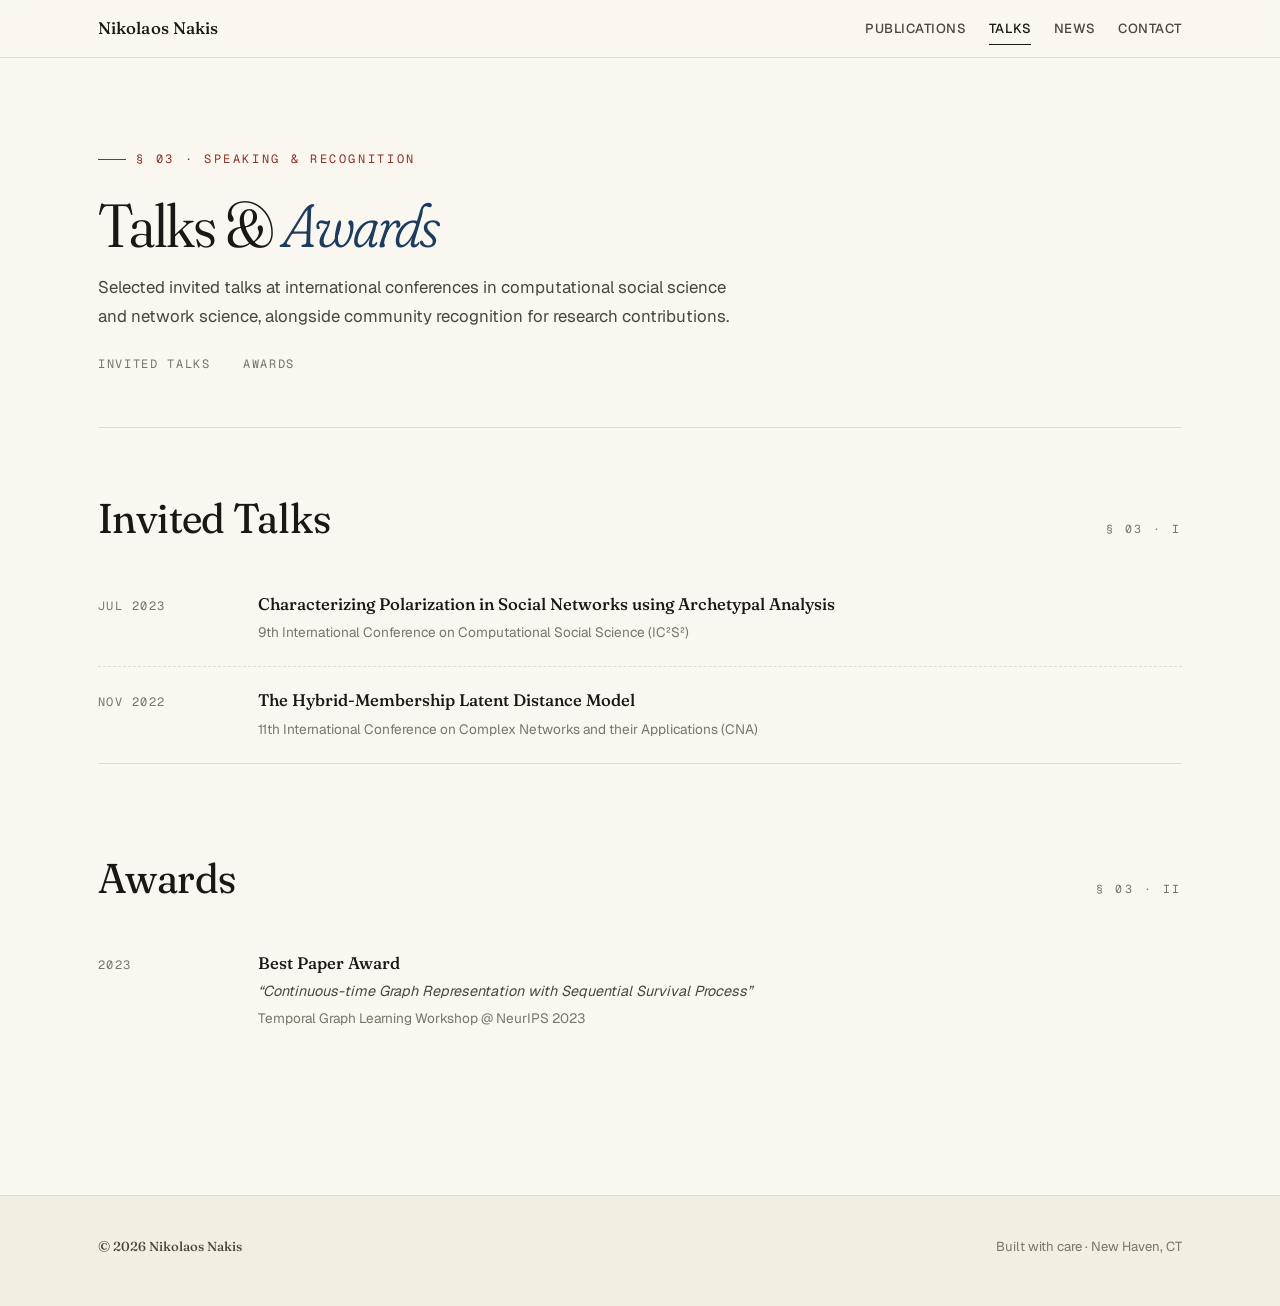
<file: talks/index.html>
<!DOCTYPE html>
<html lang="en">
<head>
    <meta charset="UTF-8">
    <meta name="viewport" content="width=device-width, initial-scale=1.0">
    <title>Talks &amp; Awards — Nikolaos Nakis</title>
    <meta name="description" content="Invited talks and awards by Nikolaos Nakis, Postdoctoral Researcher at the Yale Institute for Network Science.">
    <link rel="stylesheet" href="../style.css">
</head>
<body>

<!-- TOP BAR -->
<div class="topbar">
  <div class="topbar-inner">
    <a class="brand" href="../" aria-label="Home">Nikolaos <span>Nakis</span></a>
    <nav class="topnav" aria-label="Primary">
      <a href="../publications/">Publications</a>
      <a href="../talks/" aria-current="page">Talks</a>
      <a href="../news/">News</a>
      <a href="../contact/">Contact</a>
    </nav>
  </div>
</div>

<main class="shell">

  <section class="page-head">
    <p class="eyebrow">§ 03 · Speaking &amp; Recognition</p>
    <h1>Talks &amp; <em>Awards</em></h1>
    <p class="lead">
      Selected invited talks at international conferences in computational
      social science and network science, alongside community recognition for
      research contributions.
    </p>
    <nav class="subnav" aria-label="In-page sections">
      <a href="#talks">Invited Talks</a>
      <a href="#awards">Awards</a>
    </nav>
  </section>

  <!-- TALKS -->
  <section id="talks">
    <div class="section-head">
      <h2>Invited Talks</h2>
      <span class="section-num">§ 03 · i</span>
    </div>
    <div class="compact-list">
      <div class="compact-item">
        <div class="compact-when">Jul 2023</div>
        <div>
          <h4 class="compact-title">Characterizing Polarization in Social Networks using Archetypal Analysis</h4>
          <p class="compact-where">9th International Conference on Computational Social Science (IC²S²)</p>
        </div>
      </div>
      <div class="compact-item">
        <div class="compact-when">Nov 2022</div>
        <div>
          <h4 class="compact-title">The Hybrid-Membership Latent Distance Model</h4>
          <p class="compact-where">11th International Conference on Complex Networks and their Applications (CNA)</p>
        </div>
      </div>
    </div>
  </section>

  <!-- AWARDS -->
  <section class="section" id="awards">
    <div class="section-head">
      <h2>Awards</h2>
      <span class="section-num">§ 03 · ii</span>
    </div>
    <div class="compact-list">
      <div class="compact-item">
        <div class="compact-when">2023</div>
        <div>
          <h4 class="compact-title">Best Paper Award</h4>
          <p class="compact-meta">“Continuous-time Graph Representation with Sequential Survival Process”</p>
          <p class="compact-where">Temporal Graph Learning Workshop @ NeurIPS 2023</p>
        </div>
      </div>
    </div>
  </section>

</main>

<footer>
  <div class="footer-inner">
    <span class="footer-mark">© 2026 Nikolaos Nakis</span>
    <span>Built with care · New Haven, CT</span>
  </div>
</footer>

</body>
</html>
</file>
<file: style.css>
/* ============================================================
   Nikolaos Nakis — Personal Website
   Editorial / academic aesthetic
   ============================================================ */

@import url('https://fonts.googleapis.com/css2?family=Fraunces:opsz,wght,SOFT@9..144,300..800,30..100&family=Geist:wght@300;400;500;600&family=Geist+Mono:wght@400;500&display=swap');

/* ---------- Design tokens ---------- */
:root {
  /* Palette — warm paper + ink */
  --paper:        #faf7f0;
  --paper-2:      #f3eee2;
  --rule:         #e3dccb;
  --rule-strong:  #cabe9e;
  --ink:          #1a1814;
  --ink-2:        #4a463e;
  --ink-3:        #7a7468;
  --accent:       #1d3a5f;   /* deep ink blue */
  --accent-2:     #8a3324;   /* burnt sienna */
  --accent-soft:  #e7eaf0;

  /* Typography */
  --font-display: 'Fraunces', 'Iowan Old Style', 'Apple Garamond', Georgia, serif;
  --font-body:    'Geist', 'Helvetica Neue', system-ui, -apple-system, sans-serif;
  --font-mono:    'Geist Mono', 'JetBrains Mono', ui-monospace, monospace;

  /* Layout */
  --max-w:        1180px;
  --reading-w:    72ch;
  --gutter:       clamp(1.25rem, 4vw, 3rem);

  /* Motion */
  --ease:         cubic-bezier(.2, .8, .2, 1);
}

/* ---------- Reset ---------- */
*, *::before, *::after { box-sizing: border-box; }
html { scroll-behavior: smooth; scroll-padding-top: 80px; }
body {
  margin: 0;
  font-family: var(--font-body);
  font-weight: 400;
  font-size: 17px;
  line-height: 1.65;
  color: var(--ink);
  background: var(--paper);
  -webkit-font-smoothing: antialiased;
  -moz-osx-font-smoothing: grayscale;
  background-image:
    radial-gradient(1px 1px at 24% 18%, rgba(26,24,20,.08) 50%, transparent 51%),
    radial-gradient(1px 1px at 78% 62%, rgba(26,24,20,.06) 50%, transparent 51%),
    radial-gradient(1px 1px at 12% 84%, rgba(26,24,20,.05) 50%, transparent 51%),
    radial-gradient(1px 1px at 88% 14%, rgba(26,24,20,.05) 50%, transparent 51%);
  background-size: 100% 100%;
  background-attachment: fixed;
}
img { max-width: 100%; display: block; }
a { color: var(--accent); text-decoration: none; }
ul { padding: 0; list-style: none; margin: 0; }

/* ---------- Top bar ---------- */
.topbar {
  position: sticky;
  top: 0;
  z-index: 50;
  background: rgba(250, 247, 240, .82);
  backdrop-filter: saturate(140%) blur(12px);
  -webkit-backdrop-filter: saturate(140%) blur(12px);
  border-bottom: 1px solid var(--rule);
}
.topbar-inner {
  max-width: var(--max-w);
  margin: 0 auto;
  padding: .85rem var(--gutter);
  display: flex;
  align-items: center;
  justify-content: space-between;
  gap: 1.5rem;
}
.brand {
  font-family: var(--font-display);
  font-variation-settings: "opsz" 14, "SOFT" 30;
  font-weight: 500;
  font-size: 1.05rem;
  letter-spacing: .005em;
  color: var(--ink);
  white-space: nowrap;
}
.brand span { color: var(--ink); }
.topnav {
  display: flex;
  gap: 1.4rem;
  flex-wrap: wrap;
  justify-content: flex-end;
}
.topnav a {
  font-size: .82rem;
  font-weight: 500;
  letter-spacing: .04em;
  text-transform: uppercase;
  color: var(--ink-2);
  position: relative;
  padding: .25rem 0;
  transition: color .25s var(--ease);
}
.topnav a::after {
  content: "";
  position: absolute;
  left: 0; right: 100%;
  bottom: -2px;
  height: 1px;
  background: var(--accent-2);
  transition: right .35s var(--ease);
}
.topnav a:hover { color: var(--ink); }
.topnav a:hover::after { right: 0; }
.topnav a[aria-current="page"] {
  color: var(--ink);
}
.topnav a[aria-current="page"]::after {
  right: 0;
  background: var(--ink);
}

/* ---------- Layout ---------- */
.shell {
  max-width: var(--max-w);
  margin: 0 auto;
  padding: 0 var(--gutter);
}

/* ---------- Hero ---------- */
.hero {
  padding: clamp(3rem, 9vw, 6rem) 0 clamp(2rem, 6vw, 4rem);
  position: relative;
  min-height: 520px;
}
.eyebrow {
  font-family: var(--font-mono);
  font-size: .75rem;
  letter-spacing: .22em;
  text-transform: uppercase;
  color: var(--accent-2);
  display: inline-flex;
  align-items: center;
  gap: .65rem;
  margin-bottom: 1.5rem;
}
.eyebrow::before {
  content: "";
  width: 28px;
  height: 1px;
  background: var(--accent-2);
}
.hero h1 {
  font-family: var(--font-display);
  font-variation-settings: "opsz" 144, "SOFT" 50;
  font-weight: 350;
  font-size: clamp(2.6rem, 7vw, 5.2rem);
  line-height: 1.02;
  letter-spacing: -.02em;
  margin: 0 0 1.25rem;
  color: var(--ink);
}
.hero h1 em {
  font-style: inherit;
  font-weight: inherit;
  color: inherit;
}
.hero-role {
  font-size: 1.15rem;
  color: var(--ink-2);
  margin: 0 0 2rem;
  max-width: 56ch;
}
.hero-role strong {
  color: var(--ink);
  font-weight: 500;
}

/* Hero figure — research visualisation */
.hero-figure {
  position: absolute;
  top: clamp(2rem, 4vw, 3rem);
  right: var(--gutter);
  width: clamp(280px, 28vw, 380px);
  display: flex;
  flex-direction: column;
  align-items: center;
  gap: .25rem;
  text-decoration: none;
  color: inherit;
  transition: transform .35s var(--ease), opacity .35s var(--ease);
  margin-bottom: 2.5rem;
}
.hero-figure img {
  width: 100%;
  height: auto;
  display: block;
  mix-blend-mode: multiply;
  filter: drop-shadow(0 8px 22px rgba(26,24,20,.08));
}
.hero-figure-caption {
  font-family: var(--font-mono);
  font-size: .68rem;
  letter-spacing: .08em;
  line-height: 1.55;
  color: var(--ink-3);
  text-align: center;
  max-width: 32ch;
  text-transform: none;
  margin-top: -2.5rem;
}
.hero-figure-caption .caption-label {
  display: inline-block;
  font-family: var(--font-display);
  font-style: italic;
  font-variation-settings: "opsz" 14;
  font-weight: 500;
  font-size: .82rem;
  color: var(--accent-2);
  margin-right: .35rem;
  vertical-align: baseline;
}
.hero-figure-caption em {
  font-style: italic;
  font-family: var(--font-body);
  color: var(--ink-2);
  font-size: .7rem;
}
.hero-figure:hover {
  transform: translateY(-2px);
}
.hero-figure:hover img {
  filter: drop-shadow(0 12px 28px rgba(26,24,20,.14));
}
@media (max-width: 1080px) {
  .hero-figure { display: none; }
  .hero { min-height: auto; }
}

/* ---------- Social row ---------- */
.socials {
  display: flex;
  gap: .65rem;
  flex-wrap: wrap;
  margin-top: 1.5rem;
}
.social-btn {
  display: inline-flex;
  align-items: center;
  gap: .55rem;
  padding: .55rem .9rem;
  border: 1px solid var(--rule-strong);
  border-radius: 999px;
  background: transparent;
  color: var(--ink-2);
  font-size: .82rem;
  font-weight: 500;
  letter-spacing: .01em;
  transition: all .25s var(--ease);
}
.social-btn svg { width: 16px; height: 16px; }
.social-btn:hover {
  background: var(--ink);
  color: var(--paper);
  border-color: var(--ink);
  transform: translateY(-1px);
}

/* ---------- About section ---------- */
.about {
  display: grid;
  grid-template-columns: 260px 1fr;
  gap: clamp(1.5rem, 5vw, 4rem);
  align-items: start;
  padding: clamp(2rem, 6vw, 4rem) 0;
  border-top: 1px solid var(--rule);
}
@media (max-width: 760px) {
  .about { grid-template-columns: 1fr; }
}
.portrait {
  position: relative;
  display: flex;
  flex-direction: column;
  align-items: center;
}
.portrait img {
  width: 260px;
  height: 260px;
  border-radius: 50%;
  object-fit: cover;
  object-position: center 32%;
  box-shadow:
    0 1px 0 rgba(255,255,255,.6) inset,
    0 6px 22px rgba(26,24,20,.18),
    0 0 0 6px var(--paper),
    0 0 0 7px var(--rule-strong);
}
.portrait-caption {
  font-family: var(--font-mono);
  font-size: .7rem;
  letter-spacing: .18em;
  text-transform: uppercase;
  color: var(--ink-3);
  margin-top: 1.5rem;
  text-align: center;
}
@media (max-width: 760px) {
  .portrait img { width: 220px; height: 220px; }
}

.bio p {
  margin: 0 0 1rem;
  color: var(--ink-2);
  font-size: 1.025rem;
  line-height: 1.75;
  max-width: var(--reading-w);
}
.bio p strong {
  color: var(--ink);
  font-weight: 600;
}
.bio-affiliations {
  margin-top: 1.75rem;
  padding-top: 1.5rem;
  border-top: 1px dashed var(--rule);
  display: grid;
  grid-template-columns: 1fr;
  gap: .65rem;
}
.affil-row {
  display: flex;
  align-items: baseline;
  gap: .9rem;
  font-size: .9rem;
}
.affil-when {
  font-family: var(--font-mono);
  font-size: .72rem;
  letter-spacing: .12em;
  color: var(--ink-3);
  white-space: nowrap;
  min-width: 100px;
}
.affil-where { color: var(--ink); }
.affil-where em { color: var(--ink-3); font-style: normal; }

/* ---------- Section headers ---------- */
.section {
  padding: clamp(2.5rem, 7vw, 5rem) 0;
  border-top: 1px solid var(--rule);
}
.section-head {
  display: flex;
  align-items: baseline;
  justify-content: space-between;
  gap: 2rem;
  margin-bottom: 2.5rem;
  flex-wrap: wrap;
}
.section-head h2 {
  font-family: var(--font-display);
  font-variation-settings: "opsz" 60, "SOFT" 50;
  font-weight: 400;
  font-size: clamp(1.85rem, 3.5vw, 2.6rem);
  letter-spacing: -.015em;
  margin: 0;
  color: var(--ink);
}
.section-num {
  font-family: var(--font-mono);
  font-size: .72rem;
  letter-spacing: .22em;
  text-transform: uppercase;
  color: var(--ink-3);
}

/* ---------- Selected publications (featured) ---------- */
.featured {
  display: grid;
  gap: 1.25rem;
}
.feat-card {
  position: relative;
  padding: 1.75rem 1.75rem 1.75rem 2.5rem;
  background: var(--paper-2);
  border: 1px solid var(--rule);
  border-radius: 4px;
  transition: all .35s var(--ease);
  overflow: hidden;
}
.feat-card::before {
  content: "";
  position: absolute;
  left: 0; top: 0; bottom: 0;
  width: 3px;
  background: var(--accent);
  transform: scaleY(.3);
  transform-origin: top;
  transition: transform .4s var(--ease);
}
.feat-card:hover {
  background: #fff;
  border-color: var(--rule-strong);
  transform: translateX(2px);
}
.feat-card:hover::before { transform: scaleY(1); }
.feat-tag {
  display: inline-flex;
  align-items: center;
  gap: .5rem;
  font-family: var(--font-mono);
  font-size: .68rem;
  letter-spacing: .14em;
  text-transform: uppercase;
  color: var(--accent-2);
  margin-bottom: .85rem;
}
.feat-tag .dot {
  width: 6px; height: 6px;
  border-radius: 50%;
  background: var(--accent-2);
}
.feat-title {
  font-family: var(--font-display);
  font-variation-settings: "opsz" 36, "SOFT" 50;
  font-weight: 450;
  font-size: clamp(1.2rem, 2vw, 1.45rem);
  line-height: 1.25;
  margin: 0 0 .65rem;
  color: var(--ink);
  letter-spacing: -.005em;
}
.feat-authors {
  font-size: .92rem;
  color: var(--ink-2);
  margin: 0 0 .35rem;
  line-height: 1.55;
}
.feat-authors b {
  font-weight: 600;
  color: var(--ink);
  border-bottom: 1px dotted var(--accent-2);
}
.feat-venue {
  font-size: .85rem;
  color: var(--ink-3);
  font-style: italic;
  margin: 0 0 1rem;
}
.feat-link {
  display: inline-flex;
  align-items: center;
  gap: .35rem;
  font-size: .85rem;
  font-weight: 500;
  color: var(--accent);
  letter-spacing: .01em;
}
.feat-link::after {
  content: "→";
  transition: transform .25s var(--ease);
}
.feat-link:hover::after { transform: translateX(4px); }

/* ---------- Full publications list ---------- */
.pub-group {
  margin-bottom: 2rem;
}
.pub-year {
  font-family: var(--font-mono);
  font-size: .8rem;
  letter-spacing: .2em;
  color: var(--ink-3);
  padding-bottom: .5rem;
  margin-bottom: 1rem;
  border-bottom: 1px solid var(--rule);
  display: flex;
  align-items: center;
  gap: .8rem;
}
.pub-year::after {
  content: "";
  flex: 1;
  height: 1px;
  background: var(--rule);
}
.pub-list { display: grid; gap: 1.4rem; }
.pub-item {
  display: grid;
  grid-template-columns: 60px 1fr;
  gap: 1.25rem;
  padding: .25rem 0;
}
@media (max-width: 600px) {
  .pub-item { grid-template-columns: 1fr; gap: .35rem; }
}
.pub-num {
  font-family: var(--font-mono);
  font-size: .75rem;
  color: var(--ink-3);
  letter-spacing: .08em;
  padding-top: .35rem;
}
.pub-body { min-width: 0; }
.pub-title {
  font-family: var(--font-display);
  font-variation-settings: "opsz" 24, "SOFT" 50;
  font-weight: 450;
  font-size: 1.08rem;
  line-height: 1.35;
  color: var(--ink);
  margin: 0 0 .35rem;
}
.pub-authors {
  font-size: .9rem;
  color: var(--ink-2);
  margin: 0 0 .25rem;
}
.pub-authors b { font-weight: 600; color: var(--ink); }
.pub-venue {
  font-size: .85rem;
  font-style: italic;
  color: var(--ink-3);
  margin: 0 0 .4rem;
}
.pub-actions {
  font-size: .8rem;
  display: inline-flex;
  gap: 1rem;
}
.pub-actions a {
  color: var(--accent);
  font-weight: 500;
  border-bottom: 1px solid transparent;
  transition: border-color .25s var(--ease);
}
.pub-actions a:hover { border-bottom-color: var(--accent); }

/* ---------- Awards / Talks (compact list) ---------- */
.compact-list { display: grid; gap: 1.4rem; }
.compact-item {
  display: grid;
  grid-template-columns: 140px 1fr;
  gap: 1.25rem;
  padding-bottom: 1.4rem;
  border-bottom: 1px dashed var(--rule);
}
.compact-item:last-child { border-bottom: none; }
@media (max-width: 600px) {
  .compact-item { grid-template-columns: 1fr; gap: .35rem; }
}
.compact-when {
  font-family: var(--font-mono);
  font-size: .75rem;
  letter-spacing: .12em;
  color: var(--ink-3);
  text-transform: uppercase;
  padding-top: .25rem;
}
.compact-title {
  font-family: var(--font-display);
  font-variation-settings: "opsz" 24, "SOFT" 50;
  font-weight: 500;
  font-size: 1.05rem;
  color: var(--ink);
  margin: 0 0 .35rem;
  line-height: 1.35;
}
.compact-meta {
  font-size: .9rem;
  color: var(--ink-2);
  margin: 0;
  font-style: italic;
}
.compact-where {
  font-size: .85rem;
  color: var(--ink-3);
  margin: .15rem 0 0;
}

/* ---------- News timeline ---------- */
.timeline {
  display: grid;
  gap: .9rem;
  position: relative;
}
.tl-item {
  display: grid;
  grid-template-columns: 90px 16px 1fr;
  align-items: center;
  gap: 1rem;
  padding: .35rem 0;
}
@media (max-width: 600px) {
  .tl-item { grid-template-columns: 60px 12px 1fr; }
}
.tl-year {
  font-family: var(--font-mono);
  font-size: .82rem;
  color: var(--ink-3);
  letter-spacing: .1em;
}
.tl-marker {
  position: relative;
  height: 100%;
  display: flex;
  align-items: center;
  justify-content: center;
}
.tl-marker::before {
  content: "";
  position: absolute;
  width: 1px;
  height: 100%;
  background: var(--rule);
  left: 50%;
  transform: translateX(-50%);
}
.tl-marker::after {
  content: "";
  position: relative;
  width: 8px; height: 8px;
  border-radius: 50%;
  background: var(--paper);
  border: 1.5px solid var(--accent-2);
  z-index: 1;
}
.tl-text {
  color: var(--ink);
  font-size: .98rem;
}

/* ---------- Contact ---------- */
.contact-block {
  display: grid;
  grid-template-columns: 1fr auto;
  gap: 2rem;
  align-items: end;
  padding: 1rem 0;
}
@media (max-width: 700px) {
  .contact-block { grid-template-columns: 1fr; }
}
.contact-lead {
  font-family: var(--font-display);
  font-variation-settings: "opsz" 60, "SOFT" 50;
  font-weight: 350;
  font-size: clamp(1.5rem, 3vw, 2.1rem);
  line-height: 1.2;
  color: var(--ink);
  max-width: 24ch;
  margin: 0;
}
.contact-lead em {
  font-style: italic;
  color: var(--accent);
}
.contact-list {
  display: grid;
  gap: .6rem;
  font-size: .95rem;
}
.contact-row {
  display: flex;
  align-items: center;
  gap: .6rem;
  color: var(--ink-2);
}
.contact-row .lbl {
  font-family: var(--font-mono);
  font-size: .7rem;
  letter-spacing: .18em;
  text-transform: uppercase;
  color: var(--ink-3);
  min-width: 60px;
}
.contact-row a {
  color: var(--ink);
  border-bottom: 1px solid var(--rule-strong);
  transition: border-color .25s var(--ease);
}
.contact-row a:hover { border-bottom-color: var(--accent); }

/* ---------- Footer ---------- */
footer {
  border-top: 1px solid var(--rule);
  margin-top: 4rem;
  padding: 2.5rem 0 3rem;
  background: var(--paper-2);
}
.footer-inner {
  max-width: var(--max-w);
  margin: 0 auto;
  padding: 0 var(--gutter);
  display: flex;
  justify-content: space-between;
  align-items: center;
  flex-wrap: wrap;
  gap: 1rem;
  font-size: .82rem;
  color: var(--ink-3);
}
.footer-mark {
  font-family: var(--font-display);
  font-variation-settings: "opsz" 14;
  font-weight: 500;
  color: var(--ink-2);
}

/* ---------- Subtle entrance animation ---------- */
@media (prefers-reduced-motion: no-preference) {
  .hero h1, .hero-role, .eyebrow, .socials, .constellation {
    animation: rise .9s var(--ease) both;
  }
  .eyebrow { animation-delay: .05s; }
  .hero h1 { animation-delay: .15s; }
  .hero-role { animation-delay: .35s; }
  .socials { animation-delay: .5s; }
  .constellation { animation: fadeIn 1.4s ease .3s both; }
}
@keyframes rise {
  from { opacity: 0; transform: translateY(14px); }
  to   { opacity: 1; transform: translateY(0); }
}
@keyframes fadeIn {
  from { opacity: 0; }
  to   { opacity: .55; }
}

/* ---------- Subpage header ---------- */
.page-head {
  padding: clamp(3rem, 8vw, 5rem) 0 clamp(2rem, 5vw, 3rem);
  position: relative;
  border-bottom: 1px solid var(--rule);
  margin-bottom: clamp(2rem, 5vw, 3.5rem);
}
.page-head h1 {
  font-family: var(--font-display);
  font-variation-settings: "opsz" 144, "SOFT" 50;
  font-weight: 350;
  font-size: clamp(2.2rem, 5.5vw, 3.8rem);
  line-height: 1.05;
  letter-spacing: -.02em;
  margin: 0 0 1rem;
  color: var(--ink);
}
.page-head h1 em {
  font-style: italic;
  font-variation-settings: "opsz" 144, "SOFT" 100;
  font-weight: 300;
  color: var(--accent);
}
.page-head .lead {
  font-size: 1.05rem;
  color: var(--ink-2);
  max-width: 60ch;
  margin: 0;
  line-height: 1.7;
}

/* In-page jump nav for subpages */
.subnav {
  display: flex;
  gap: 2rem;
  margin-top: 1.5rem;
  flex-wrap: wrap;
}
.subnav a {
  font-family: var(--font-mono);
  font-size: .75rem;
  letter-spacing: .14em;
  text-transform: uppercase;
  color: var(--ink-3);
  padding-bottom: .25rem;
  border-bottom: 1px solid transparent;
  transition: all .25s var(--ease);
}
.subnav a:hover {
  color: var(--ink);
  border-bottom-color: var(--accent-2);
}

/* "See all" CTA at end of selected section */
.see-all {
  display: inline-flex;
  align-items: center;
  gap: .5rem;
  margin-top: 2rem;
  font-family: var(--font-mono);
  font-size: .8rem;
  letter-spacing: .14em;
  text-transform: uppercase;
  color: var(--accent);
  padding-bottom: .25rem;
  border-bottom: 1px solid var(--accent);
  transition: all .3s var(--ease);
}
.see-all::after {
  content: "→";
  transition: transform .25s var(--ease);
}
.see-all:hover {
  color: var(--accent-2);
  border-bottom-color: var(--accent-2);
}
.see-all:hover::after { transform: translateX(4px); }

/* ---------- Selection ---------- */
::selection {
  background: var(--accent);
  color: var(--paper);
}
</file>
